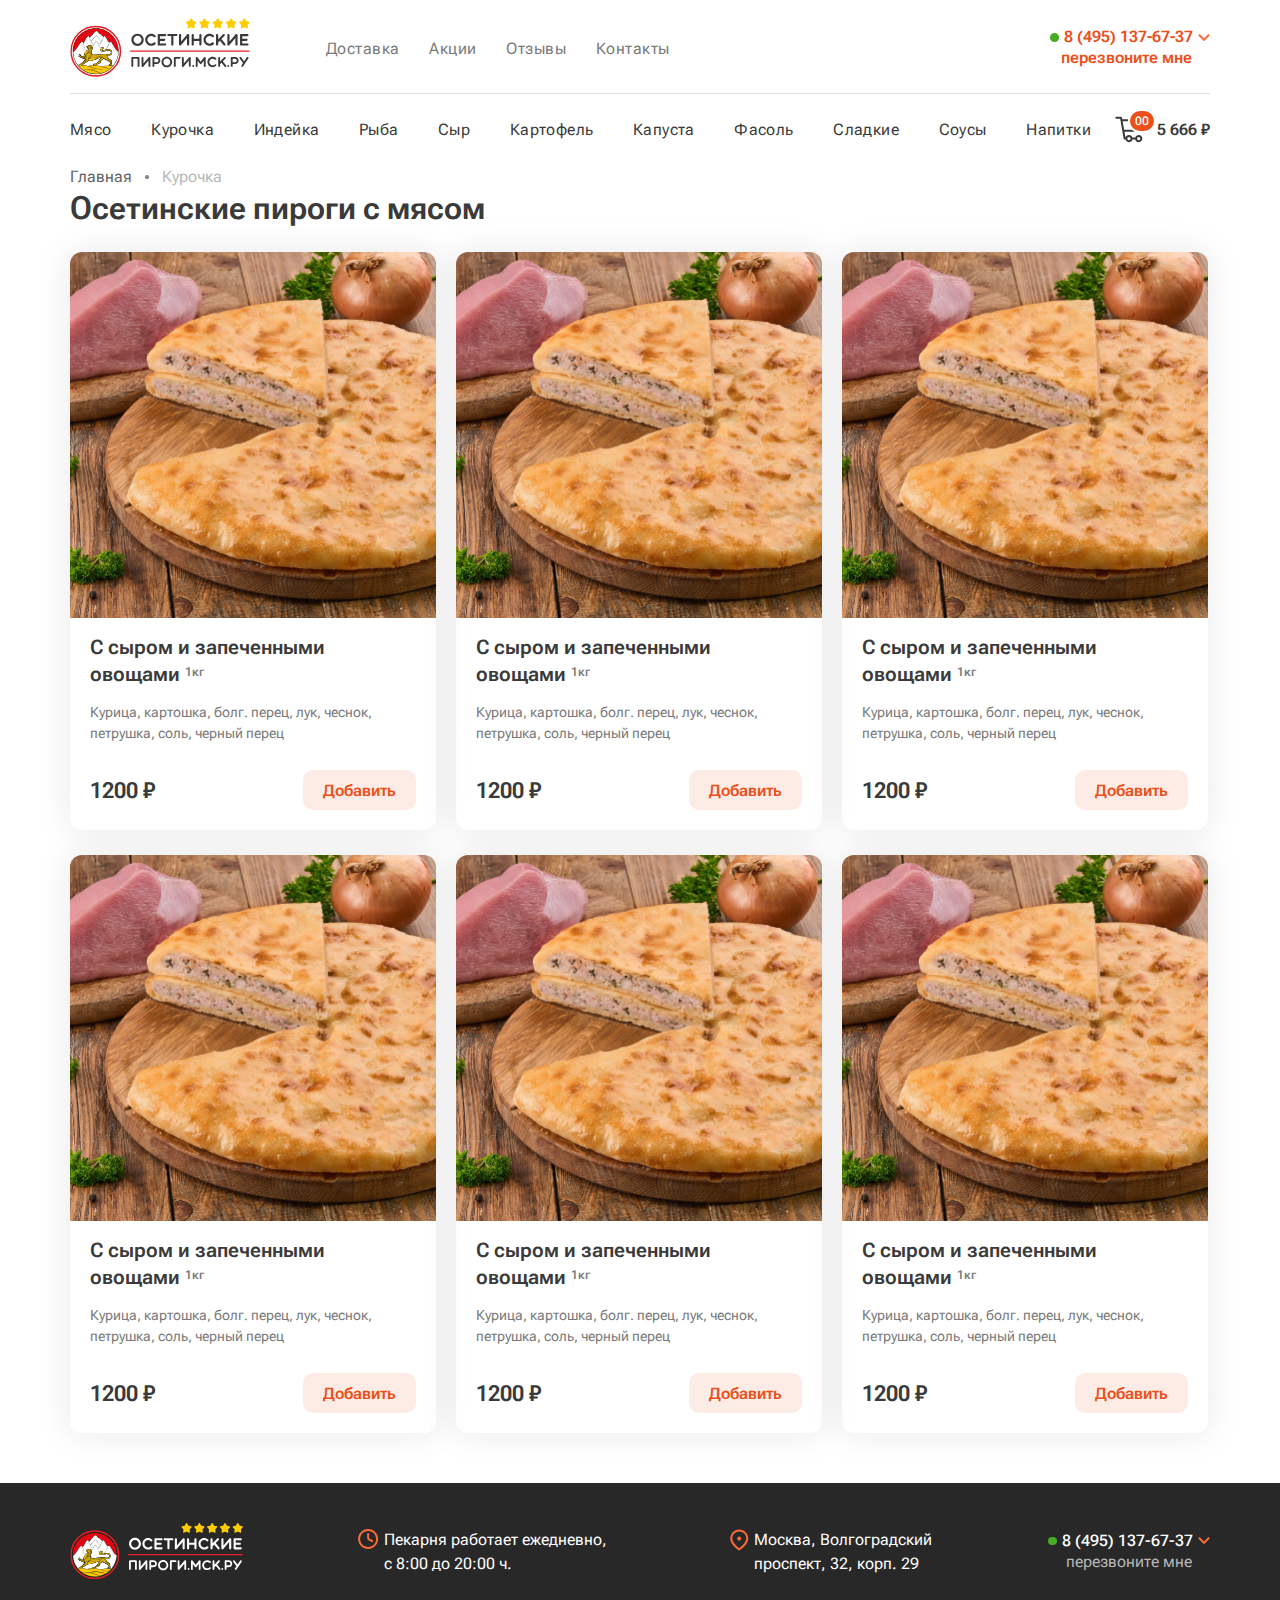
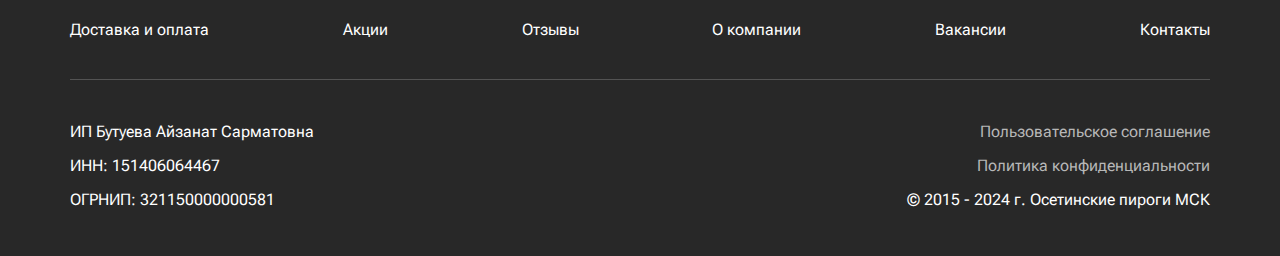
<file: category.html>
<!DOCTYPE html>
<html lang="en">
<head>
    <meta charset="UTF-8">
    <meta name="viewport" content="width=device-width, initial-scale=1.0">
    <title>Document</title>
    <link rel="stylesheet" href="assets/style.css">
    <link rel="preconnect" href="https://fonts.googleapis.com">
<link rel="preconnect" href="https://fonts.gstatic.com" crossorigin>
<link href="https://fonts.googleapis.com/css2?family=Roboto+Flex:opsz,wght@8..144,100..1000&display=swap" rel="stylesheet">
<link
  rel="stylesheet"
  href="https://cdn.jsdelivr.net/npm/swiper@11/swiper-bundle.min.css"
/>

<script src="https://cdn.jsdelivr.net/npm/swiper@11/swiper-bundle.min.js"></script>
</head>
<body>
    <header class="container">
        <div class="header-block">
            <div class="header-block__left">
                <a href="/" class="header-block__logo">
                    <img src="assets/images/logo.svg">                
                </a>
                <ul class="header-block__nav">
                    <li><a href="">Доставка</a></li>
                    <li><a href="">Акции</a></li>
                    <li><a href="">Отзывы</a></li>
                    <li><a href="">Контакты</a></li>
                </ul>
            </div>
            <div class="number-select">
                <div class="number-select__block">
                    <span></span>
                    <p>8 (495) 137-67-37</p>
                    <svg width="12" height="8" viewBox="0 0 12 8" fill="none" xmlns="http://www.w3.org/2000/svg">
                        <path fill-rule="evenodd" clip-rule="evenodd" d="M0.751262 0.58036C1.14583 0.193926 1.77896 0.200524 2.1654 0.595096L5.96022 4.46984L9.84237 0.587686C10.2329 0.197162 10.8661 0.197161 11.2566 0.587686C11.6471 0.97821 11.6471 1.61138 11.2566 2.0019L6.44556 6.81292C6.17018 7.08831 5.72298 7.08598 5.45048 6.80774L0.736525 1.9945C0.350091 1.59992 0.356689 0.966794 0.751262 0.58036Z" fill="#FC6A39"/>
                    </svg>                        
                </div>
                <p>перезвоните мне</p>
            </div>
        </div>
        <div class="header-menu">
            <ul class="header-menu__links">
                <li><a href="">Мясо</a></li>
                <li><a href="">Курочка</a></li>
                <li><a href="">Индейка</a></li>
                <li><a href="">Рыба</a></li>
                <li><a href="">Сыр</a></li>
                <li><a href="">Картофель</a></li>
                <li><a href="">Капуста</a></li>
                <li><a href="">Фасоль</a></li>
                <li><a href="">Сладкие</a></li>
                <li><a href="">Соусы</a></li>
                <li><a href="">Напитки</a></li>
            </ul>
            <a class="header-menu__cart">
                <svg width="32" height="27" viewBox="0 0 32 27" fill="none" xmlns="http://www.w3.org/2000/svg">
                    <path fill-rule="evenodd" clip-rule="evenodd" d="M1.44238 0.867188C0.890098 0.867188 0.442383 1.3149 0.442383 1.86719C0.442383 2.41947 0.890098 2.86719 1.44238 2.86719H5.19815L8.53838 22.1588C8.67449 22.9449 9.35654 23.519 10.1543 23.519H10.4927C10.9264 25.0276 12.3167 26.1312 13.9647 26.1312C15.647 26.1312 17.0606 24.9813 17.4625 23.4246H20.1994C20.6013 24.9813 22.015 26.1312 23.6972 26.1312C25.6922 26.1312 27.3095 24.514 27.3095 22.519C27.3095 20.524 25.6922 18.9067 23.6972 18.9067C22.0837 18.9067 20.7172 19.9646 20.2537 21.4246H17.4083C16.9447 19.9646 15.5782 18.9067 13.9647 18.9067C12.3166 18.9067 10.9263 20.0104 10.4926 21.519H10.4574L9.46433 15.7837H27.2931C28.0377 15.7837 28.6888 15.2821 28.8788 14.5622L31.3141 5.3339C31.5886 4.29374 30.8041 3.27545 29.7283 3.27545H7.49915C7.43165 3.27545 7.36571 3.28213 7.30196 3.29488L7.11713 2.22739C6.98102 1.4413 6.29897 0.867188 5.50117 0.867188H1.44238ZM7.64488 5.27544L9.11804 13.7837H27.0158L29.261 5.27544H7.64488ZM13.9647 24.1312C14.8551 24.1312 15.577 23.4094 15.577 22.519C15.577 21.6285 14.8551 20.9067 13.9647 20.9067C13.0743 20.9067 12.3525 21.6285 12.3525 22.519C12.3525 23.4094 13.0743 24.1312 13.9647 24.1312ZM25.3095 22.519C25.3095 23.4094 24.5876 24.1312 23.6972 24.1312C22.8068 24.1312 22.0849 23.4094 22.0849 22.519C22.0849 21.6285 22.8068 20.9067 23.6972 20.9067C24.5876 20.9067 25.3095 21.6285 25.3095 22.519Z" fill="#3A3A3A"/>
                </svg>
                <span>00</span>
                <p>5 666 ₽</p>
            </a>
        </div>
    </header>
    <ul class="breadcrumbs container">
        <li><a href="">Главная</a></li>
        <li class="active">Курочка</li>
    </ul>

    <section class="product-category__section container">
        <h4>Осетинские пироги с мясом</h4>
        <div class="product-list">
            <div class="product__elem">
                <div class="product__elem-img">
                    <img src="assets/images/с индейкой-ok 1.png">
                </div>
                <div class="product__elem-block">
                    <div class="title">
                        С сыром и запеченными овощами <span>1кг</span>
                    </div>
                    <p class="description">
                        Курица, картошка, болг. перец, лук, чеснок, петрушка, соль, черный перец
                    </p>
                    <div class="product__elem-info">
                        <p>1200 ₽</p>
                        <button class="add-cart__btn">Добавить</button>
                    </div>
                </div>
            </div>
            <div class="product__elem">
                <div class="product__elem-img">
                    <img src="assets/images/с индейкой-ok 1.png">
                </div>
                <div class="product__elem-block">
                    <div class="title">
                        С сыром и запеченными овощами <span>1кг</span>
                    </div>
                    <p class="description">
                        Курица, картошка, болг. перец, лук, чеснок, петрушка, соль, черный перец
                    </p>
                    <div class="product__elem-info">
                        <p>1200 ₽</p>
                        <button class="add-cart__btn">Добавить</button>
                    </div>
                </div>
            </div>
            <div class="product__elem">
                <div class="product__elem-img">
                    <img src="assets/images/с индейкой-ok 1.png">
                </div>
                <div class="product__elem-block">
                    <div class="title">
                        С сыром и запеченными овощами <span>1кг</span>
                    </div>
                    <p class="description">
                        Курица, картошка, болг. перец, лук, чеснок, петрушка, соль, черный перец
                    </p>
                    <div class="product__elem-info">
                        <p>1200 ₽</p>
                        <button class="add-cart__btn">Добавить</button>
                    </div>
                </div>
            </div>
            <div class="product__elem">
                <div class="product__elem-img">
                    <img src="assets/images/с индейкой-ok 1.png">
                </div>
                <div class="product__elem-block">
                    <div class="title">
                        С сыром и запеченными овощами <span>1кг</span>
                    </div>
                    <p class="description">
                        Курица, картошка, болг. перец, лук, чеснок, петрушка, соль, черный перец
                    </p>
                    <div class="product__elem-info">
                        <p>1200 ₽</p>
                        <button class="add-cart__btn">Добавить</button>
                    </div>
                </div>
            </div>
            <div class="product__elem">
                <div class="product__elem-img">
                    <img src="assets/images/с индейкой-ok 1.png">
                </div>
                <div class="product__elem-block">
                    <div class="title">
                        С сыром и запеченными овощами <span>1кг</span>
                    </div>
                    <p class="description">
                        Курица, картошка, болг. перец, лук, чеснок, петрушка, соль, черный перец
                    </p>
                    <div class="product__elem-info">
                        <p>1200 ₽</p>
                        <button class="add-cart__btn">Добавить</button>
                    </div>
                </div>
            </div>
            <div class="product__elem">
                <div class="product__elem-img">
                    <img src="assets/images/с индейкой-ok 1.png">
                </div>
                <div class="product__elem-block">
                    <div class="title">
                        С сыром и запеченными овощами <span>1кг</span>
                    </div>
                    <p class="description">
                        Курица, картошка, болг. перец, лук, чеснок, петрушка, соль, черный перец
                    </p>
                    <div class="product__elem-info">
                        <p>1200 ₽</p>
                        <button class="add-cart__btn">Добавить</button>
                    </div>
                </div>
            </div>
        </div>
    </section>

    <footer>
        <div class="footer-block container">
            <div class="footer-top">
                <a href="/" class="footer-logo">
                    <img src="assets/images/footer-logo.svg">                
                </a>
                <div class="footer-top__elem">
                    <svg width="21" height="20" viewBox="0 0 21 20" fill="none" xmlns="http://www.w3.org/2000/svg">
                        <path fill-rule="evenodd" clip-rule="evenodd" d="M10.1162 2C5.69793 2 2.11621 5.58172 2.11621 10C2.11621 14.4183 5.69793 18 10.1162 18C14.5345 18 18.1162 14.4183 18.1162 10C18.1162 5.58172 14.5345 2 10.1162 2ZM0.116211 10C0.116211 4.47715 4.59336 0 10.1162 0C15.6391 0 20.1162 4.47715 20.1162 10C20.1162 15.5228 15.6391 20 10.1162 20C4.59336 20 0.116211 15.5228 0.116211 10Z" fill="#FC6A39"/>
                        <path fill-rule="evenodd" clip-rule="evenodd" d="M10.1162 4C10.6685 4 11.1162 4.44772 11.1162 5V8.76397C11.1162 8.9497 11.168 9.1318 11.2656 9.28978C11.3633 9.44777 11.5031 9.57544 11.6692 9.65847L14.5634 11.1056C15.0574 11.3526 15.2576 11.9532 15.0106 12.4472C14.7636 12.9412 14.163 13.1414 13.669 12.8944L10.7752 11.4475C10.2768 11.1984 9.85745 10.8154 9.56447 10.3415C9.27145 9.8675 9.11623 9.32127 9.11621 8.76403V5C9.11621 4.44772 9.56393 4 10.1162 4Z" fill="#FC6A39"/>
                    </svg>
                    <p>Пекарня работает ежедневно, с 8:00 до 20:00 ч.</p>                    
                </div>
                <div class="footer-top__elem">
                    <svg width="19" height="22" viewBox="0 0 19 22" fill="none" xmlns="http://www.w3.org/2000/svg">
                        <path d="M9.23242 0.5C11.6194 0.5 13.9086 1.44821 15.5964 3.13604C17.2842 4.82387 18.2324 7.11305 18.2324 9.5C18.2324 13.226 15.3924 17.13 9.83242 21.3C9.65933 21.4298 9.44879 21.5 9.23242 21.5C9.01605 21.5 8.80552 21.4298 8.63242 21.3C3.07242 17.13 0.232422 13.226 0.232422 9.5C0.232422 7.11305 1.18063 4.82387 2.86846 3.13604C4.55629 1.44821 6.84547 0.5 9.23242 0.5ZM9.23242 2.5C7.37591 2.5 5.59543 3.2375 4.28267 4.55025C2.96992 5.86301 2.23242 7.64348 2.23242 9.5C2.23242 12.21 4.35042 15.336 8.68042 18.806L9.23242 19.242L9.78442 18.806C14.1144 15.336 16.2324 12.21 16.2324 9.5C16.2324 7.64348 15.4949 5.86301 14.1822 4.55025C12.8694 3.2375 11.0889 2.5 9.23242 2.5ZM9.23242 7.5C9.76285 7.5 10.2716 7.71071 10.6466 8.08579C11.0217 8.46086 11.2324 8.96957 11.2324 9.5C11.2324 10.0304 11.0217 10.5391 10.6466 10.9142C10.2716 11.2893 9.76285 11.5 9.23242 11.5C8.70199 11.5 8.19328 11.2893 7.81821 10.9142C7.44314 10.5391 7.23242 10.0304 7.23242 9.5C7.23242 8.96957 7.44314 8.46086 7.81821 8.08579C8.19328 7.71071 8.70199 7.5 9.23242 7.5Z" fill="#FC6A39"/>
                    </svg>                    
                    <p>Москва, Волгоградский проспект, 32, корп. 29</p>                    
                </div>
                <div class="number-select">
                    <div class="number-select__block">
                        <span></span>
                        <p>8 (495) 137-67-37</p>
                        <svg width="12" height="8" viewBox="0 0 12 8" fill="none" xmlns="http://www.w3.org/2000/svg">
                            <path fill-rule="evenodd" clip-rule="evenodd" d="M0.751262 0.58036C1.14583 0.193926 1.77896 0.200524 2.1654 0.595096L5.96022 4.46984L9.84237 0.587686C10.2329 0.197162 10.8661 0.197161 11.2566 0.587686C11.6471 0.97821 11.6471 1.61138 11.2566 2.0019L6.44556 6.81292C6.17018 7.08831 5.72298 7.08598 5.45048 6.80774L0.736525 1.9945C0.350091 1.59992 0.356689 0.966794 0.751262 0.58036Z" fill="#FC6A39"/>
                        </svg>                        
                    </div>
                    <p>перезвоните мне</p>
                </div>
            </div>
            <div class="footer-center">
                <a href="">Доставка и оплата</a>
                <a href="">Акции</a>
                <a href="">Отзывы</a>
                <a href="">О компании</a>
                <a href="">Вакансии</a>
                <a href="">Контакты</a>
            </div>
            <hr>
            <div class="footer-bottom">
                <div class="footer-bottom__left">
                    <p>ИП Бутуева Айзанат Сарматовна</p>
                    <p>ИНН: 151406064467</p>
                    <p>ОГРНИП: 321150000000581</p>
                </div>
                <div class="footer-bottom__right">
                    <a href="">Пользовательское соглашение</a>
                    <a href="">Политика конфиденциальности</a>
                    <p>© 2015 - 2024 г. Осетинские пироги МСК</p>
                </div>
            </div>
        </div>
        <div class="arrow-top">
            <svg width="12" height="7" viewBox="0 0 12 7" fill="none" xmlns="http://www.w3.org/2000/svg">
                <path fill-rule="evenodd" clip-rule="evenodd" d="M10.9019 6.45544C10.5138 6.83557 9.89095 6.82908 9.51082 6.44094L5.77786 2.62936L1.95899 6.44823C1.57483 6.83239 0.951984 6.83239 0.567826 6.44823C0.183668 6.06408 0.183668 5.44123 0.567826 5.05707L5.30042 0.324476C5.57132 0.0535815 6.01123 0.0558738 6.27928 0.329576L10.9164 5.06436C11.2965 5.4525 11.29 6.07531 10.9019 6.45544Z" fill="#7A7A7A"/>
            </svg>                
        </div>
    </footer>
</body>
<script src="assets/script.js"></script>
</html>
</file>
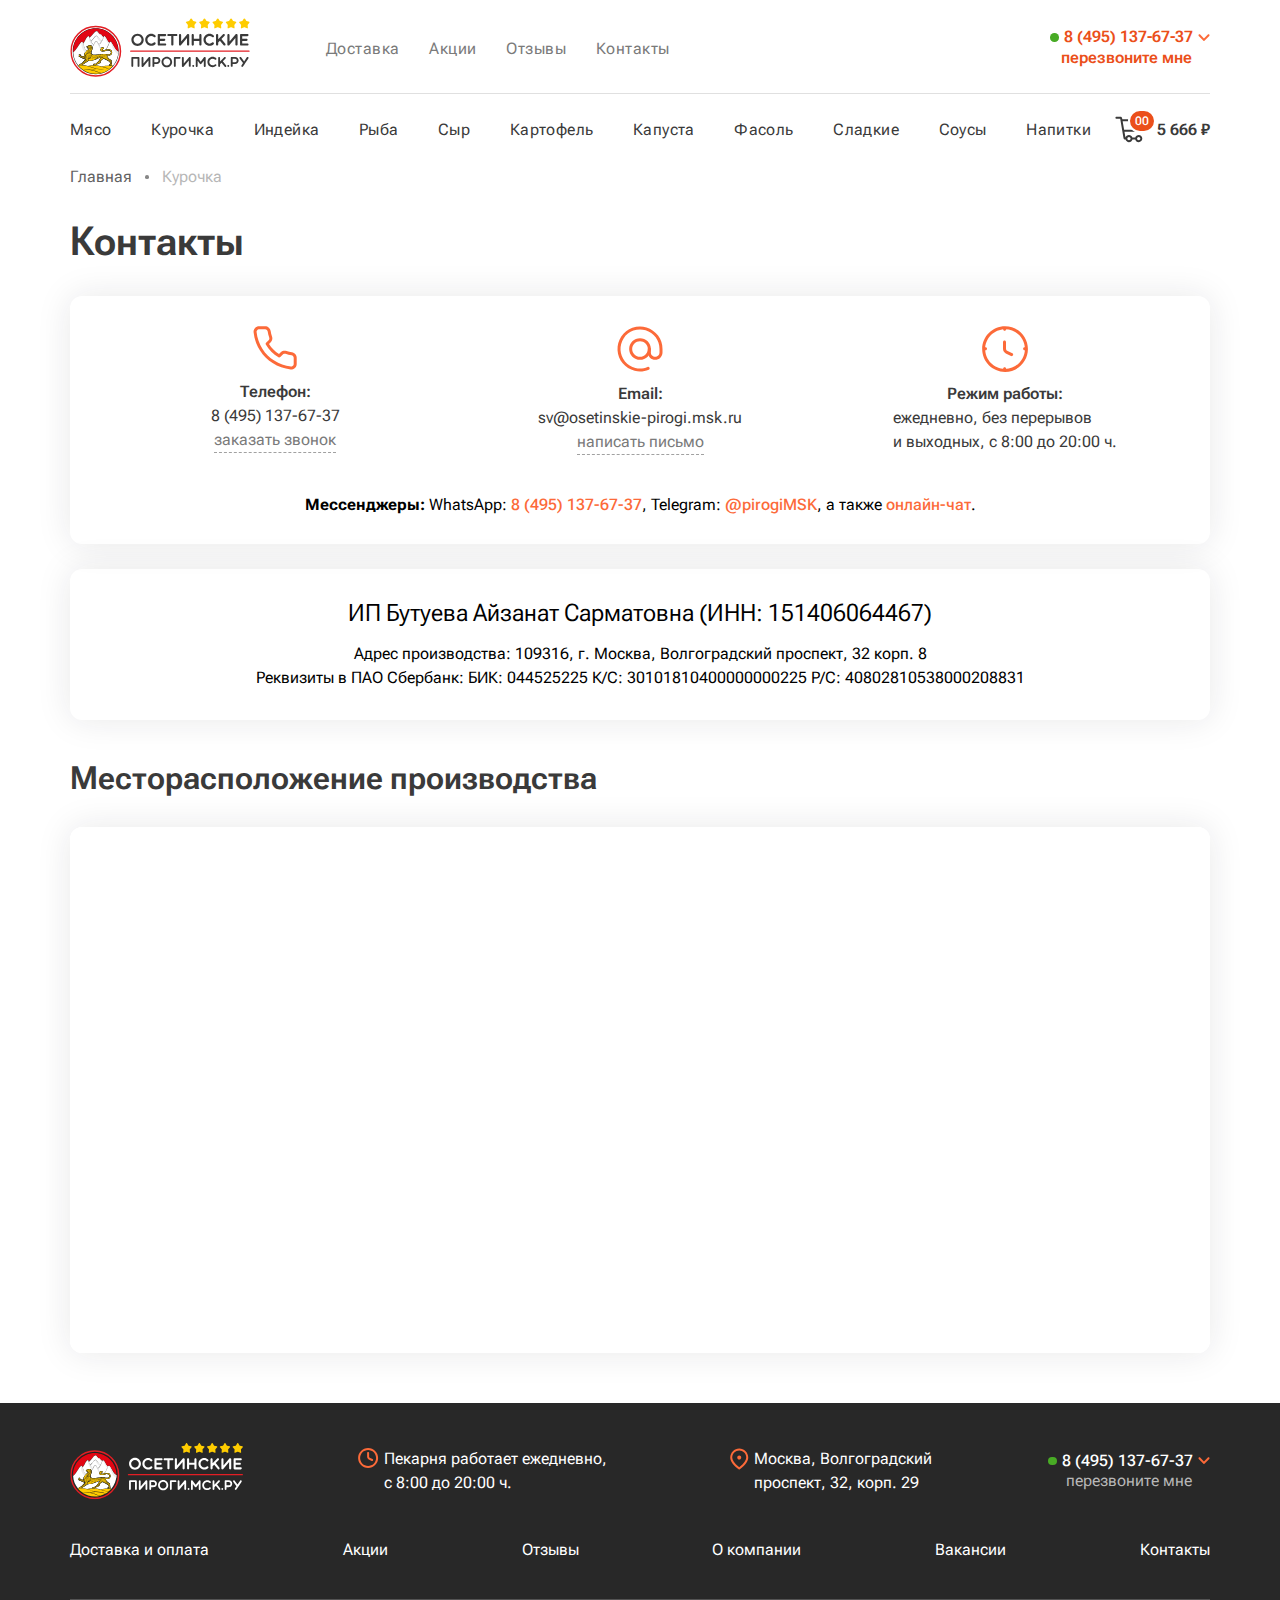
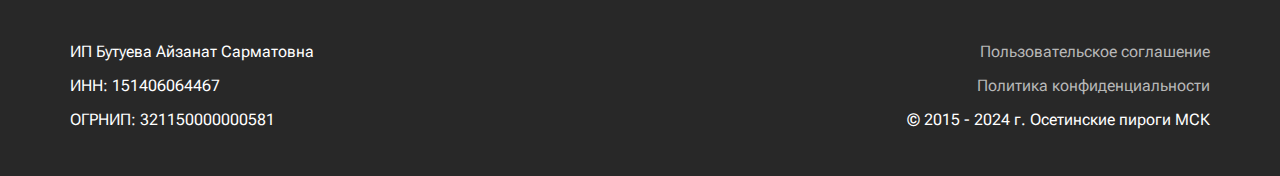
<file: contacts.html>
<!DOCTYPE html>
<html lang="en">
<head>
    <meta charset="UTF-8">
    <meta name="viewport" content="width=device-width, initial-scale=1.0">
    <title>Document</title>
    <link rel="stylesheet" href="assets/style.css">
    <link rel="preconnect" href="https://fonts.googleapis.com">
<link rel="preconnect" href="https://fonts.gstatic.com" crossorigin>
<link href="https://fonts.googleapis.com/css2?family=Roboto+Flex:opsz,wght@8..144,100..1000&display=swap" rel="stylesheet">
<link
  rel="stylesheet"
  href="https://cdn.jsdelivr.net/npm/swiper@11/swiper-bundle.min.css"
/>

<script src="https://cdn.jsdelivr.net/npm/swiper@11/swiper-bundle.min.js"></script>
</head>
<body>
    <header class="container">
        <div class="header-block">
            <div class="header-block__left">
                <a href="/" class="header-block__logo">
                    <img src="assets/images/logo.svg">                
                </a>
                <ul class="header-block__nav">
                    <li><a href="">Доставка</a></li>
                    <li><a href="">Акции</a></li>
                    <li><a href="">Отзывы</a></li>
                    <li><a href="">Контакты</a></li>
                </ul>
            </div>
            <div class="number-select">
                <div class="number-select__block">
                    <span></span>
                    <p>8 (495) 137-67-37</p>
                    <svg width="12" height="8" viewBox="0 0 12 8" fill="none" xmlns="http://www.w3.org/2000/svg">
                        <path fill-rule="evenodd" clip-rule="evenodd" d="M0.751262 0.58036C1.14583 0.193926 1.77896 0.200524 2.1654 0.595096L5.96022 4.46984L9.84237 0.587686C10.2329 0.197162 10.8661 0.197161 11.2566 0.587686C11.6471 0.97821 11.6471 1.61138 11.2566 2.0019L6.44556 6.81292C6.17018 7.08831 5.72298 7.08598 5.45048 6.80774L0.736525 1.9945C0.350091 1.59992 0.356689 0.966794 0.751262 0.58036Z" fill="#FC6A39"/>
                    </svg>                        
                </div>
                <p>перезвоните мне</p>
            </div>
        </div>
        <div class="header-menu">
            <ul class="header-menu__links">
                <li><a href="">Мясо</a></li>
                <li><a href="">Курочка</a></li>
                <li><a href="">Индейка</a></li>
                <li><a href="">Рыба</a></li>
                <li><a href="">Сыр</a></li>
                <li><a href="">Картофель</a></li>
                <li><a href="">Капуста</a></li>
                <li><a href="">Фасоль</a></li>
                <li><a href="">Сладкие</a></li>
                <li><a href="">Соусы</a></li>
                <li><a href="">Напитки</a></li>
            </ul>
            <a class="header-menu__cart">
                <svg width="32" height="27" viewBox="0 0 32 27" fill="none" xmlns="http://www.w3.org/2000/svg">
                    <path fill-rule="evenodd" clip-rule="evenodd" d="M1.44238 0.867188C0.890098 0.867188 0.442383 1.3149 0.442383 1.86719C0.442383 2.41947 0.890098 2.86719 1.44238 2.86719H5.19815L8.53838 22.1588C8.67449 22.9449 9.35654 23.519 10.1543 23.519H10.4927C10.9264 25.0276 12.3167 26.1312 13.9647 26.1312C15.647 26.1312 17.0606 24.9813 17.4625 23.4246H20.1994C20.6013 24.9813 22.015 26.1312 23.6972 26.1312C25.6922 26.1312 27.3095 24.514 27.3095 22.519C27.3095 20.524 25.6922 18.9067 23.6972 18.9067C22.0837 18.9067 20.7172 19.9646 20.2537 21.4246H17.4083C16.9447 19.9646 15.5782 18.9067 13.9647 18.9067C12.3166 18.9067 10.9263 20.0104 10.4926 21.519H10.4574L9.46433 15.7837H27.2931C28.0377 15.7837 28.6888 15.2821 28.8788 14.5622L31.3141 5.3339C31.5886 4.29374 30.8041 3.27545 29.7283 3.27545H7.49915C7.43165 3.27545 7.36571 3.28213 7.30196 3.29488L7.11713 2.22739C6.98102 1.4413 6.29897 0.867188 5.50117 0.867188H1.44238ZM7.64488 5.27544L9.11804 13.7837H27.0158L29.261 5.27544H7.64488ZM13.9647 24.1312C14.8551 24.1312 15.577 23.4094 15.577 22.519C15.577 21.6285 14.8551 20.9067 13.9647 20.9067C13.0743 20.9067 12.3525 21.6285 12.3525 22.519C12.3525 23.4094 13.0743 24.1312 13.9647 24.1312ZM25.3095 22.519C25.3095 23.4094 24.5876 24.1312 23.6972 24.1312C22.8068 24.1312 22.0849 23.4094 22.0849 22.519C22.0849 21.6285 22.8068 20.9067 23.6972 20.9067C24.5876 20.9067 25.3095 21.6285 25.3095 22.519Z" fill="#3A3A3A"/>
                </svg>
                <span>00</span>
                <p>5 666 ₽</p>
            </a>
        </div>
    </header>
    <ul class="breadcrumbs container">
        <li><a href="">Главная</a></li>
        <li class="active">Курочка</li>
    </ul>

    <section class="contacts container">
        <h4>Контакты</h4>
        <div class="contacts-block">
            <div class="contacts-block__cards">
                <div class="contacts-block__card">
                    <svg width="44" height="44" viewBox="0 0 44 44" fill="none" xmlns="http://www.w3.org/2000/svg">
                        <path fill-rule="evenodd" clip-rule="evenodd" d="M13.8417 3.92001C13.375 3.51866 12.7783 3.30071 12.1628 3.30676L12.1481 3.30684H6.09412C5.74216 3.30725 5.39415 3.3809 5.0722 3.5231C4.75008 3.66539 4.46111 3.87318 4.2237 4.13326C3.98629 4.39334 3.80563 4.70001 3.69323 5.03373C3.58196 5.36411 3.53999 5.71385 3.56991 6.0611C4.20981 12.0605 6.25217 17.8253 9.53201 22.8896L9.53906 22.9005C12.5197 27.5911 16.4964 31.5679 21.187 34.5485L21.1986 34.5559C26.2394 37.8239 31.9755 39.8658 37.9473 40.5178C38.2951 40.5475 38.6454 40.5052 38.9761 40.3933C39.3107 40.2802 39.618 40.0984 39.8783 39.8596C40.1385 39.6208 40.3461 39.3303 40.4876 39.0066C40.6291 38.683 40.7014 38.3334 40.7 37.9802L40.7 37.9741V31.9193C40.7 31.9069 40.7001 31.8945 40.7004 31.8821C40.7159 31.2601 40.5022 30.6541 40.1 30.1795C39.6991 29.7063 39.1387 29.3965 38.525 29.3084C36.4774 29.0385 34.4671 28.5373 32.5323 27.8146L32.5295 27.8135C32.0755 27.6429 31.5822 27.606 31.1079 27.7071C30.6349 27.808 30.2007 28.042 29.8563 28.3814L29.8534 28.3842L27.2962 30.9415C26.8187 31.419 26.0811 31.5186 25.4941 31.1848C20.2066 28.1782 15.8286 23.8002 12.822 18.5127C12.4882 17.9257 12.5878 17.1881 13.0653 16.7106L15.6253 14.1507C15.9648 13.8063 16.1988 13.372 16.2997 12.8989C16.4009 12.4246 16.3639 11.9313 16.1933 11.4774L16.1922 11.4745C15.4695 9.53979 14.9684 7.52943 14.6984 5.4819C14.6111 4.87488 14.3068 4.31998 13.8417 3.92001ZM12.1413 0.306836C13.4819 0.29557 14.7812 0.771159 15.7978 1.64545C16.8164 2.52148 17.4818 3.73802 17.6698 5.06832L17.6718 5.08264C17.9118 6.90792 18.3583 8.70006 19.0025 10.4247L17.5974 10.9496L19.0014 10.4218C19.3739 11.4126 19.4545 12.4894 19.2337 13.5247C19.0129 14.5599 18.5 15.5101 17.7557 16.2628L17.7498 16.2688L16.0104 18.0082C18.5207 22.0665 21.9403 25.4861 25.9986 27.9964L27.744 26.2511C28.4966 25.5068 29.4469 24.9939 30.4821 24.7731C31.5168 24.5524 32.593 24.6328 33.5834 25.0048C35.3076 25.6487 37.0993 26.095 38.9242 26.335L38.9381 26.3369C40.2828 26.5266 41.5109 27.204 42.3888 28.2401C43.2624 29.2711 43.7286 30.5859 43.7 31.9364V37.971C43.7027 38.741 43.5448 39.503 43.2363 40.2085C42.9274 40.9149 42.4744 41.549 41.9063 42.0702C41.3382 42.5914 40.6675 42.9882 39.9372 43.2352C39.2069 43.4822 38.433 43.5739 37.6651 43.5045L37.638 43.5018C31.1967 42.8011 25.0094 40.6007 19.5723 37.0769C14.5143 33.8616 10.2257 29.573 7.01047 24.515C3.47429 19.0531 1.27323 12.8355 0.585335 6.36523L0.583016 6.34165C0.513839 5.57613 0.604816 4.8046 0.850154 4.07617C1.09549 3.34774 1.48982 2.67838 2.00802 2.1107C2.52623 1.54301 3.15696 1.08945 3.86006 0.778887C4.56316 0.468322 5.32322 0.307561 6.09186 0.306837L12.1413 0.306836Z" fill="#FC6A39"/>
                    </svg>      
                    <div><h6>Телефон:</h6>  
                        <p>8 (495) 137-67-37</p>   
                        <span>заказать звонок</span>  </div>           
                </div>
                <div class="contacts-block__card">
                    <svg width="46" height="46" viewBox="0 0 46 46" fill="none" xmlns="http://www.w3.org/2000/svg">
                        <path fill-rule="evenodd" clip-rule="evenodd" d="M15.3397 15.3393C17.3713 13.3077 20.1268 12.1663 23 12.1663C25.8732 12.1663 28.6287 13.3077 30.6603 15.3393C32.692 17.371 33.8333 20.1265 33.8333 22.9996C33.8333 25.8728 32.692 28.6283 30.6603 30.66C28.6287 32.6916 25.8732 33.833 23 33.833C20.1268 33.833 17.3713 32.6916 15.3397 30.66C13.308 28.6283 12.1667 25.8728 12.1667 22.9996C12.1667 20.1265 13.308 17.371 15.3397 15.3393ZM23 15.1663C20.9225 15.1663 18.93 15.9916 17.461 17.4606C15.992 18.9297 15.1667 20.9221 15.1667 22.9996C15.1667 25.0772 15.992 27.0696 17.461 28.5386C18.93 30.0077 20.9225 30.833 23 30.833C25.0775 30.833 27.07 30.0077 28.539 28.5386C30.008 27.0696 30.8333 25.0772 30.8333 22.9996C30.8333 20.9221 30.008 18.9297 28.539 17.4606C27.07 15.9916 25.0775 15.1663 23 15.1663Z" fill="#FC6A39"/>
                        <path fill-rule="evenodd" clip-rule="evenodd" d="M15.3836 1.80098C19.9329 0.164377 24.8884 0.0366866 29.516 1.43682C34.1435 2.83695 38.197 5.69043 41.076 9.57455C43.9549 13.4587 45.5062 18.1668 45.5 23.0016V26.4996C45.5 28.4446 44.7274 30.3098 43.3521 31.6851C41.9768 33.0604 40.1116 33.833 38.1667 33.833C36.2217 33.833 34.3565 33.0604 32.9812 31.6851C31.6059 30.3098 30.8333 28.4446 30.8333 26.4996L30.8333 22.9996C30.8333 22.1712 31.5049 21.4996 32.3333 21.4996C33.1618 21.4996 33.8333 22.1712 33.8333 22.9996V26.4996C33.8333 27.6489 34.2899 28.7511 35.1025 29.5638C35.9152 30.3764 37.0174 30.833 38.1667 30.833C39.3159 30.833 40.4181 30.3764 41.2308 29.5638C42.0434 28.7511 42.5 27.6489 42.5 26.4996V22.9996L42.5 22.9977C42.5054 18.8076 41.1609 14.7272 38.6659 11.361C36.1708 7.99473 32.6577 5.52171 28.6472 4.30826C24.6366 3.09482 20.3419 3.20548 16.3991 4.62387C12.4564 6.04225 9.07536 8.69291 6.75695 12.1832C4.43853 15.6735 3.30602 19.8177 3.5272 24.0019C3.74837 28.1862 5.31145 32.188 7.9849 35.4144C10.6583 38.6408 14.2999 40.9202 18.3702 41.9151C22.4405 42.9099 26.723 42.5672 30.5833 40.9377C31.3465 40.6156 32.2264 40.9731 32.5486 41.7363C32.8708 42.4995 32.5132 43.3794 31.75 43.7016C27.2958 45.5817 22.3545 45.9772 17.658 44.8293C12.9615 43.6814 8.75963 41.0513 5.67488 37.3285C2.59014 33.6057 0.786577 28.9883 0.531378 24.1603C0.27618 19.3323 1.58292 14.5505 4.25801 10.5233C6.93311 6.49603 10.8343 3.43757 15.3836 1.80098Z" fill="#FC6A39"/>
                    </svg>                             
                    <div><h6>Email:</h6>  
                    <p>sv@osetinskie-pirogi.msk.ru</p>   
                    <span>написать письмо</span>  </div>           
                </div>
                <div class="contacts-block__card">
                    <svg width="46" height="46" viewBox="0 0 46 46" fill="none" xmlns="http://www.w3.org/2000/svg">
                        <path fill-rule="evenodd" clip-rule="evenodd" d="M23.0474 3.1543C12.0707 3.1543 3.17236 12.0526 3.17236 23.0293C3.17236 34.006 12.0707 42.9043 23.0474 42.9043C34.024 42.9043 42.9224 34.006 42.9224 23.0293C42.9224 12.0526 34.024 3.1543 23.0474 3.1543ZM0.172363 23.0293C0.172363 10.3958 10.4138 0.154297 23.0474 0.154297C35.6809 0.154297 45.9224 10.3958 45.9224 23.0293C45.9224 35.6628 35.6809 45.9043 23.0474 45.9043C10.4138 45.9043 0.172363 35.6628 0.172363 23.0293Z" fill="#FC6A39"/>
                        <path fill-rule="evenodd" clip-rule="evenodd" d="M22.5005 14.5835C23.3289 14.5835 24.0005 15.2551 24.0005 16.0835V22.8485C24.0005 23.2375 24.1089 23.6189 24.3135 23.9498C24.5181 24.2808 24.8108 24.5482 25.1588 24.7221L30.3605 27.3229C31.1015 27.6934 31.4018 28.5944 31.0313 29.3354C30.6608 30.0764 29.7598 30.3767 29.0188 30.0062L23.8178 27.4057C22.9714 26.9827 22.2593 26.3322 21.7617 25.5274C21.2641 24.7225 21.0005 23.7949 21.0005 22.8486V16.0835C21.0005 15.2551 21.6721 14.5835 22.5005 14.5835Z" fill="#FC6A39"/>
                        <path fill-rule="evenodd" clip-rule="evenodd" d="M44.9834 22.7044C44.9834 21.8759 44.3118 21.2044 43.4834 21.2044H42.5977C41.7692 21.2044 41.0977 21.8759 41.0977 22.7044C41.0977 23.5328 41.7692 24.2044 42.5977 24.2044H43.4834C44.3118 24.2044 44.9834 23.5328 44.9834 22.7044Z" fill="#FC6A39"/>
                        <path fill-rule="evenodd" clip-rule="evenodd" d="M5.0293 22.7043C5.0293 21.8759 4.35772 21.2043 3.5293 21.2043H3.17126C2.34283 21.2043 1.67126 21.8759 1.67126 22.7043C1.67126 23.5328 2.34283 24.2043 3.17126 24.2043H3.5293C4.35772 24.2043 5.0293 23.5328 5.0293 22.7043Z" fill="#FC6A39"/>
                        <path fill-rule="evenodd" clip-rule="evenodd" d="M22.6121 1.6543C21.7837 1.6543 21.1121 2.32587 21.1121 3.1543V3.31299C21.1121 4.14142 21.7837 4.81299 22.6121 4.81299C23.4405 4.81299 24.1121 4.14142 24.1121 3.31299V3.1543C24.1121 2.32587 23.4405 1.6543 22.6121 1.6543Z" fill="#FC6A39"/>
                        <path fill-rule="evenodd" clip-rule="evenodd" d="M22.6121 41.2583C21.7837 41.2583 21.1121 41.9299 21.1121 42.7583V43.4662C21.1121 44.2946 21.7837 44.9662 22.6121 44.9662C23.4405 44.9662 24.1121 44.2946 24.1121 43.4662V42.7583C24.1121 41.9299 23.4405 41.2583 22.6121 41.2583Z" fill="#FC6A39"/>
                    </svg>                            
                    <div><h6>Режим работы:</h6>  
                    <p>ежедневно, без перерывов<br>
                        и выходных, с 8:00 до 20:00 ч.</p>    </div>
                </div>
            </div>
            <svg class="mobile" width="290" height="1" viewBox="0 0 290 1" fill="none" xmlns="http://www.w3.org/2000/svg">
                <line y1="0.5" x2="290" y2="0.5" stroke="#A1A1A1" stroke-dasharray="2 5"/>
            </svg>
                
            <div class="contacts-block__messsengers">
                <strong>Мессенджеры:</strong><br class="mobile"> WhatsApp: <span>8 (495) 137-67-37</span>,<br class="mobile"> Telegram: <span>@pirogiMSK</span>,<br class="mobile"> а также <span>онлайн-чат</span>. 
            </div>
        </div>
        <div class="contacts-info">
            <h6>ИП Бутуева Айзанат Сарматовна (ИНН: 151406064467)</h6>
            <p>Адрес производства: 109316, г. Москва, Волгоградский проспект, 32 корп. 8</p>
            <p>Реквизиты в ПАО Сбербанк:  <br class="mobile">БИК: 044525225    <br class="mobile">К/С: 30101810400000000225    <br class="mobile">Р/С: 40802810538000208831</p>
        </div>
        <div class="contacts-maps">
            <h4>Месторасположение производства</h4>
            <div class="contacts-maps__block">
                <iframe src="https://yandex.ru/map-widget/v1/?ll=37.689824%2C55.723475&mode=search&ol=geo&ouri=ymapsbm1%3A%2F%2Fgeo%3Fdata%3DCgg1NjY4OTQwNBJO0KDQvtGB0YHQuNGPLCDQnNC-0YHQutCy0LAsINCS0L7Qu9Cz0L7Qs9GA0LDQtNGB0LrQuNC5INC_0YDQvtGB0L_QtdC60YIsIDMy0Lo4IgoNYcIWQhXX5F5C&z=17.11" width="100%" height="500" frameborder="1" allowfullscreen="true" style="position:relative;"></iframe>
            </div>
        </div>
    </section>

    <footer>
        <div class="footer-block container">
            <div class="footer-top">
                <a href="/" class="footer-logo">
                    <img src="assets/images/footer-logo.svg">                
                </a>
                <div class="footer-top__elem">
                    <svg width="21" height="20" viewBox="0 0 21 20" fill="none" xmlns="http://www.w3.org/2000/svg">
                        <path fill-rule="evenodd" clip-rule="evenodd" d="M10.1162 2C5.69793 2 2.11621 5.58172 2.11621 10C2.11621 14.4183 5.69793 18 10.1162 18C14.5345 18 18.1162 14.4183 18.1162 10C18.1162 5.58172 14.5345 2 10.1162 2ZM0.116211 10C0.116211 4.47715 4.59336 0 10.1162 0C15.6391 0 20.1162 4.47715 20.1162 10C20.1162 15.5228 15.6391 20 10.1162 20C4.59336 20 0.116211 15.5228 0.116211 10Z" fill="#FC6A39"/>
                        <path fill-rule="evenodd" clip-rule="evenodd" d="M10.1162 4C10.6685 4 11.1162 4.44772 11.1162 5V8.76397C11.1162 8.9497 11.168 9.1318 11.2656 9.28978C11.3633 9.44777 11.5031 9.57544 11.6692 9.65847L14.5634 11.1056C15.0574 11.3526 15.2576 11.9532 15.0106 12.4472C14.7636 12.9412 14.163 13.1414 13.669 12.8944L10.7752 11.4475C10.2768 11.1984 9.85745 10.8154 9.56447 10.3415C9.27145 9.8675 9.11623 9.32127 9.11621 8.76403V5C9.11621 4.44772 9.56393 4 10.1162 4Z" fill="#FC6A39"/>
                    </svg>
                    <p>Пекарня работает ежедневно, с 8:00 до 20:00 ч.</p>                    
                </div>
                <div class="footer-top__elem">
                    <svg width="19" height="22" viewBox="0 0 19 22" fill="none" xmlns="http://www.w3.org/2000/svg">
                        <path d="M9.23242 0.5C11.6194 0.5 13.9086 1.44821 15.5964 3.13604C17.2842 4.82387 18.2324 7.11305 18.2324 9.5C18.2324 13.226 15.3924 17.13 9.83242 21.3C9.65933 21.4298 9.44879 21.5 9.23242 21.5C9.01605 21.5 8.80552 21.4298 8.63242 21.3C3.07242 17.13 0.232422 13.226 0.232422 9.5C0.232422 7.11305 1.18063 4.82387 2.86846 3.13604C4.55629 1.44821 6.84547 0.5 9.23242 0.5ZM9.23242 2.5C7.37591 2.5 5.59543 3.2375 4.28267 4.55025C2.96992 5.86301 2.23242 7.64348 2.23242 9.5C2.23242 12.21 4.35042 15.336 8.68042 18.806L9.23242 19.242L9.78442 18.806C14.1144 15.336 16.2324 12.21 16.2324 9.5C16.2324 7.64348 15.4949 5.86301 14.1822 4.55025C12.8694 3.2375 11.0889 2.5 9.23242 2.5ZM9.23242 7.5C9.76285 7.5 10.2716 7.71071 10.6466 8.08579C11.0217 8.46086 11.2324 8.96957 11.2324 9.5C11.2324 10.0304 11.0217 10.5391 10.6466 10.9142C10.2716 11.2893 9.76285 11.5 9.23242 11.5C8.70199 11.5 8.19328 11.2893 7.81821 10.9142C7.44314 10.5391 7.23242 10.0304 7.23242 9.5C7.23242 8.96957 7.44314 8.46086 7.81821 8.08579C8.19328 7.71071 8.70199 7.5 9.23242 7.5Z" fill="#FC6A39"/>
                    </svg>                    
                    <p>Москва, Волгоградский проспект, 32, корп. 29</p>                    
                </div>
                <div class="number-select">
                    <div class="number-select__block">
                        <span></span>
                        <p>8 (495) 137-67-37</p>
                        <svg width="12" height="8" viewBox="0 0 12 8" fill="none" xmlns="http://www.w3.org/2000/svg">
                            <path fill-rule="evenodd" clip-rule="evenodd" d="M0.751262 0.58036C1.14583 0.193926 1.77896 0.200524 2.1654 0.595096L5.96022 4.46984L9.84237 0.587686C10.2329 0.197162 10.8661 0.197161 11.2566 0.587686C11.6471 0.97821 11.6471 1.61138 11.2566 2.0019L6.44556 6.81292C6.17018 7.08831 5.72298 7.08598 5.45048 6.80774L0.736525 1.9945C0.350091 1.59992 0.356689 0.966794 0.751262 0.58036Z" fill="#FC6A39"/>
                        </svg>                        
                    </div>
                    <p>перезвоните мне</p>
                </div>
            </div>
            <div class="footer-center">
                <a href="">Доставка и оплата</a>
                <a href="">Акции</a>
                <a href="">Отзывы</a>
                <a href="">О компании</a>
                <a href="">Вакансии</a>
                <a href="">Контакты</a>
            </div>
            <hr>
            <div class="footer-bottom">
                <div class="footer-bottom__left">
                    <p>ИП Бутуева Айзанат Сарматовна</p>
                    <p>ИНН: 151406064467</p>
                    <p>ОГРНИП: 321150000000581</p>
                </div>
                <div class="footer-bottom__right">
                    <a href="">Пользовательское соглашение</a>
                    <a href="">Политика конфиденциальности</a>
                    <p>© 2015 - 2024 г. Осетинские пироги МСК</p>
                </div>
            </div>
        </div>
        <div class="arrow-top">
            <svg width="12" height="7" viewBox="0 0 12 7" fill="none" xmlns="http://www.w3.org/2000/svg">
                <path fill-rule="evenodd" clip-rule="evenodd" d="M10.9019 6.45544C10.5138 6.83557 9.89095 6.82908 9.51082 6.44094L5.77786 2.62936L1.95899 6.44823C1.57483 6.83239 0.951984 6.83239 0.567826 6.44823C0.183668 6.06408 0.183668 5.44123 0.567826 5.05707L5.30042 0.324476C5.57132 0.0535815 6.01123 0.0558738 6.27928 0.329576L10.9164 5.06436C11.2965 5.4525 11.29 6.07531 10.9019 6.45544Z" fill="#7A7A7A"/>
            </svg>                
        </div>
    </footer>
</body>
<script src="assets/script.js"></script>
</html>
</file>
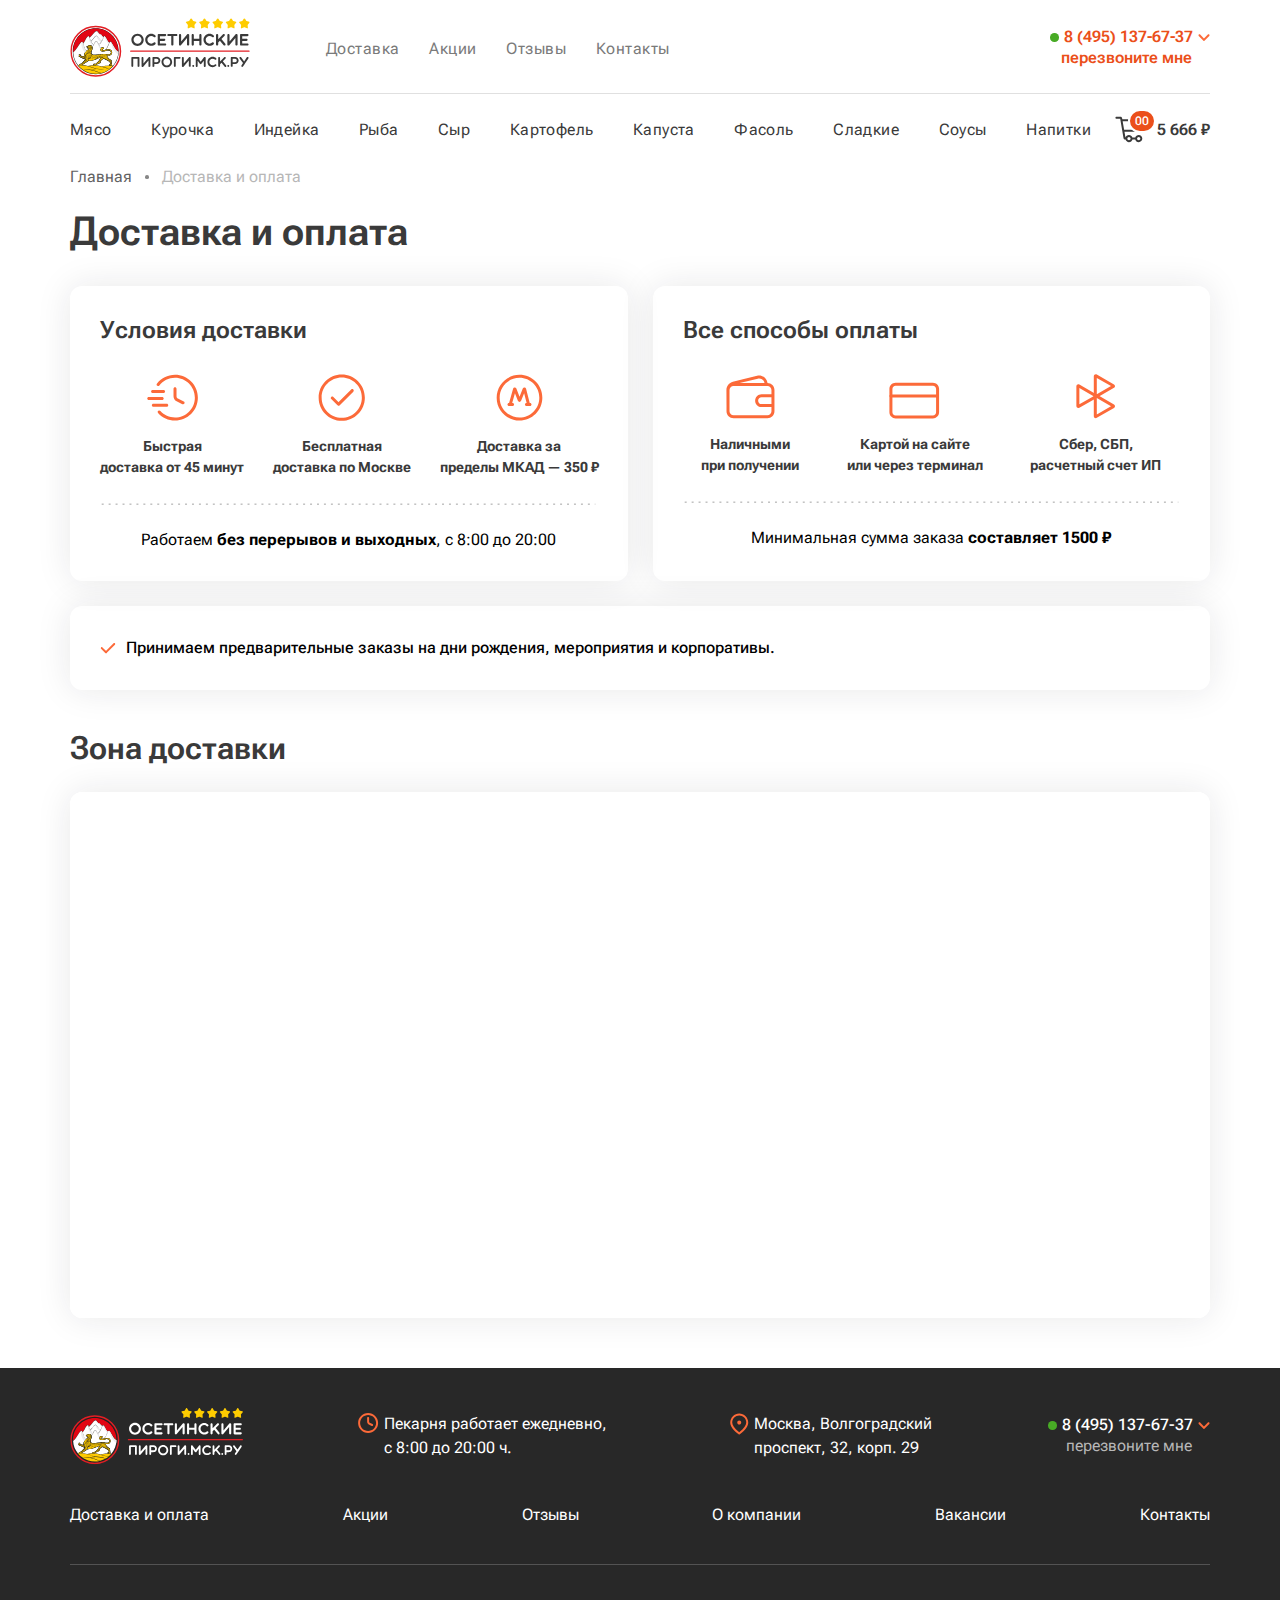
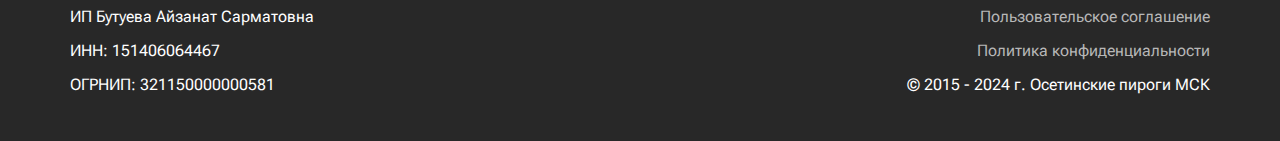
<file: delivery.html>
<!DOCTYPE html>
<html lang="en">
<head>
    <meta charset="UTF-8">
    <meta name="viewport" content="width=device-width, initial-scale=1.0">
    <title>Document</title>
    <link rel="stylesheet" href="assets/style.css">
    <link rel="preconnect" href="https://fonts.googleapis.com">
<link rel="preconnect" href="https://fonts.gstatic.com" crossorigin>
<link href="https://fonts.googleapis.com/css2?family=Roboto+Flex:opsz,wght@8..144,100..1000&display=swap" rel="stylesheet">
<link
  rel="stylesheet"
  href="https://cdn.jsdelivr.net/npm/swiper@11/swiper-bundle.min.css"
/>

<script src="https://cdn.jsdelivr.net/npm/swiper@11/swiper-bundle.min.js"></script>
</head>
<body>
    <header class="container">
        <div class="header-block">
            <div class="header-block__left">
                <a href="/" class="header-block__logo">
                    <img src="assets/images/logo.svg">                
                </a>
                <ul class="header-block__nav">
                    <li><a href="">Доставка</a></li>
                    <li><a href="">Акции</a></li>
                    <li><a href="">Отзывы</a></li>
                    <li><a href="">Контакты</a></li>
                </ul>
            </div>
            <div class="number-select">
                <div class="number-select__block">
                    <span></span>
                    <p>8 (495) 137-67-37</p>
                    <svg width="12" height="8" viewBox="0 0 12 8" fill="none" xmlns="http://www.w3.org/2000/svg">
                        <path fill-rule="evenodd" clip-rule="evenodd" d="M0.751262 0.58036C1.14583 0.193926 1.77896 0.200524 2.1654 0.595096L5.96022 4.46984L9.84237 0.587686C10.2329 0.197162 10.8661 0.197161 11.2566 0.587686C11.6471 0.97821 11.6471 1.61138 11.2566 2.0019L6.44556 6.81292C6.17018 7.08831 5.72298 7.08598 5.45048 6.80774L0.736525 1.9945C0.350091 1.59992 0.356689 0.966794 0.751262 0.58036Z" fill="#FC6A39"/>
                    </svg>                        
                </div>
                <p>перезвоните мне</p>
            </div>
        </div>
        <div class="header-menu">
            <ul class="header-menu__links">
                <li><a href="">Мясо</a></li>
                <li><a href="">Курочка</a></li>
                <li><a href="">Индейка</a></li>
                <li><a href="">Рыба</a></li>
                <li><a href="">Сыр</a></li>
                <li><a href="">Картофель</a></li>
                <li><a href="">Капуста</a></li>
                <li><a href="">Фасоль</a></li>
                <li><a href="">Сладкие</a></li>
                <li><a href="">Соусы</a></li>
                <li><a href="">Напитки</a></li>
            </ul>
            <a class="header-menu__cart">
                <svg width="32" height="27" viewBox="0 0 32 27" fill="none" xmlns="http://www.w3.org/2000/svg">
                    <path fill-rule="evenodd" clip-rule="evenodd" d="M1.44238 0.867188C0.890098 0.867188 0.442383 1.3149 0.442383 1.86719C0.442383 2.41947 0.890098 2.86719 1.44238 2.86719H5.19815L8.53838 22.1588C8.67449 22.9449 9.35654 23.519 10.1543 23.519H10.4927C10.9264 25.0276 12.3167 26.1312 13.9647 26.1312C15.647 26.1312 17.0606 24.9813 17.4625 23.4246H20.1994C20.6013 24.9813 22.015 26.1312 23.6972 26.1312C25.6922 26.1312 27.3095 24.514 27.3095 22.519C27.3095 20.524 25.6922 18.9067 23.6972 18.9067C22.0837 18.9067 20.7172 19.9646 20.2537 21.4246H17.4083C16.9447 19.9646 15.5782 18.9067 13.9647 18.9067C12.3166 18.9067 10.9263 20.0104 10.4926 21.519H10.4574L9.46433 15.7837H27.2931C28.0377 15.7837 28.6888 15.2821 28.8788 14.5622L31.3141 5.3339C31.5886 4.29374 30.8041 3.27545 29.7283 3.27545H7.49915C7.43165 3.27545 7.36571 3.28213 7.30196 3.29488L7.11713 2.22739C6.98102 1.4413 6.29897 0.867188 5.50117 0.867188H1.44238ZM7.64488 5.27544L9.11804 13.7837H27.0158L29.261 5.27544H7.64488ZM13.9647 24.1312C14.8551 24.1312 15.577 23.4094 15.577 22.519C15.577 21.6285 14.8551 20.9067 13.9647 20.9067C13.0743 20.9067 12.3525 21.6285 12.3525 22.519C12.3525 23.4094 13.0743 24.1312 13.9647 24.1312ZM25.3095 22.519C25.3095 23.4094 24.5876 24.1312 23.6972 24.1312C22.8068 24.1312 22.0849 23.4094 22.0849 22.519C22.0849 21.6285 22.8068 20.9067 23.6972 20.9067C24.5876 20.9067 25.3095 21.6285 25.3095 22.519Z" fill="#3A3A3A"/>
                </svg>
                <span>00</span>
                <p>5 666 ₽</p>
            </a>
        </div>
    </header>
    <ul class="breadcrumbs container">
        <li><a href="">Главная</a></li>
        <li class="active">Доставка и оплата</li>
    </ul>

    <section class="delivery container">
        <h4>Доставка и оплата</h4>
        <div class="delivery-block">
            <div class="delivery-block__elem">
                <h6>Условия доставки</h6>
                <div class="delivery-block__cards">
                    <div class="delivery-block__card">
                        <svg width="51" height="47" viewBox="0 0 51 47" fill="none" xmlns="http://www.w3.org/2000/svg">
                            <path fill-rule="evenodd" clip-rule="evenodd" d="M28.0127 13.2052C28.8412 13.2052 29.5127 13.8768 29.5127 14.7052V22.3051C29.5127 22.3051 29.5127 22.3051 29.5127 22.3051C29.5128 22.7766 29.6441 23.2388 29.892 23.6398C30.1399 24.0408 30.4946 24.3648 30.9164 24.5756L36.76 27.4974C37.501 27.8679 37.8013 28.7689 37.4309 29.5099C37.0604 30.2508 36.1594 30.5512 35.4184 30.1807L29.5754 27.2592C29.5753 27.2591 29.5755 27.2592 29.5754 27.2592C28.6553 26.7993 27.8811 26.0922 27.3403 25.2173C26.7993 24.3423 26.5128 23.3339 26.5127 22.3052V14.7052C26.5127 13.8768 27.1843 13.2052 28.0127 13.2052Z" fill="#FC6A39"/>
                            <path fill-rule="evenodd" clip-rule="evenodd" d="M4.08933 17.4475C4.08933 16.6191 4.76091 15.9475 5.58933 15.9475H16.5718C17.4002 15.9475 18.0718 16.6191 18.0718 17.4475C18.0718 18.2759 17.4002 18.9475 16.5718 18.9475H5.58933C4.76091 18.9475 4.08933 18.2759 4.08933 17.4475Z" fill="#FC6A39"/>
                            <path fill-rule="evenodd" clip-rule="evenodd" d="M0.230469 24.4657C0.230469 23.6373 0.902042 22.9657 1.73047 22.9657H15.1874C16.0159 22.9657 16.6874 23.6373 16.6874 24.4657C16.6874 25.2941 16.0159 25.9657 15.1874 25.9657H1.73047C0.902042 25.9657 0.230469 25.2941 0.230469 24.4657Z" fill="#FC6A39"/>
                            <path fill-rule="evenodd" clip-rule="evenodd" d="M4.81853 31.321C4.81853 30.4925 5.4901 29.821 6.31853 29.821H19.7755C20.6039 29.821 21.2755 30.4925 21.2755 31.321C21.2755 32.1494 20.6039 32.821 19.7755 32.821H6.31853C5.4901 32.821 4.81853 32.1494 4.81853 31.321Z" fill="#FC6A39"/>
                            <path fill-rule="evenodd" clip-rule="evenodd" d="M11.0772 12.1173C11.5871 12.1173 12.0624 11.8688 12.3761 11.4668C16.0061 6.81523 21.6651 3.82422 28.0226 3.82422C38.9774 3.82422 47.8579 12.7048 47.8579 23.6595C47.8579 34.6142 38.9774 43.4948 28.0226 43.4948C22.2441 43.4948 17.0427 41.0238 13.4174 37.0807C13.1002 36.7358 12.6578 36.5279 12.1892 36.5279C10.9021 36.5279 10.1679 37.9544 11.0279 38.912C15.2084 43.5669 21.2736 46.4948 28.0226 46.4948C40.6342 46.4948 50.8579 36.2711 50.8579 23.6595C50.8579 11.0479 40.6342 0.824219 28.0226 0.824219C20.6118 0.824219 14.0254 4.3545 9.85357 9.82509C9.1122 10.7973 9.85456 12.1173 11.0772 12.1173Z" fill="#FC6A39"/>
                        </svg>    
                        Быстрая<br>доставка от 45 минут                        
                    </div>
                    <div class="delivery-block__card">
                        <svg width="47" height="47" viewBox="0 0 47 47" fill="none" xmlns="http://www.w3.org/2000/svg">
                            <path fill-rule="evenodd" clip-rule="evenodd" d="M13.2375 22.9489C13.8233 22.3631 14.773 22.3631 15.3588 22.9489L21.6222 29.2122C22.2079 29.798 22.2079 30.7478 21.6222 31.3335C21.0364 31.9193 20.0866 31.9193 19.5008 31.3335L13.2375 25.0702C12.6517 24.4844 12.6517 23.5347 13.2375 22.9489Z" fill="#FC6A39"/>
                            <path fill-rule="evenodd" clip-rule="evenodd" d="M19.8866 30.9487C19.3008 30.3629 19.3008 29.4132 19.8866 28.8274L33.2006 15.5133C33.7864 14.9275 34.7362 14.9275 35.322 15.5133C35.9078 16.0991 35.9078 17.0489 35.322 17.6346L22.0079 30.9487C21.4221 31.5345 20.4724 31.5345 19.8866 30.9487Z" fill="#FC6A39"/>
                            <path fill-rule="evenodd" clip-rule="evenodd" d="M23.7503 3.55859C12.6499 3.55859 3.65137 12.5572 3.65137 23.6575C3.65137 34.7578 12.6499 43.7564 23.7503 43.7564C34.8506 43.7564 43.8491 34.7578 43.8491 23.6575C43.8491 12.5572 34.8506 3.55859 23.7503 3.55859ZM0.651367 23.6575C0.651367 10.9003 10.9931 0.558594 23.7503 0.558594C36.5074 0.558594 46.8491 10.9003 46.8491 23.6575C46.8491 36.4146 36.5074 46.7564 23.7503 46.7564C10.9931 46.7564 0.651367 36.4146 0.651367 23.6575Z" fill="#FC6A39"/>
                        </svg>  
                        Бесплатная<br>доставка по Москве                           
                    </div>
                    <div class="delivery-block__card">
                        <svg width="47" height="47" viewBox="0 0 47 47" fill="none" xmlns="http://www.w3.org/2000/svg">
                            <path fill-rule="evenodd" clip-rule="evenodd" d="M18.94 19.2313L15.6968 30.7286C15.4719 31.5259 14.6432 31.9899 13.8459 31.765C13.0486 31.5401 12.5845 30.7114 12.8095 29.9141L17.0816 14.7694C17.5334 13.1676 19.7636 13.0613 20.3657 14.6129L23.521 22.7438L26.7834 14.606C27.4061 13.0527 29.6507 13.1963 30.0702 14.8164L33.8507 29.4142C34.0584 30.2162 33.5767 31.0346 32.7747 31.2423C31.9727 31.45 31.1542 30.9683 30.9465 30.1663L28.1329 19.302L25.1107 26.8406C24.5255 28.3005 22.4549 28.289 21.8859 26.8227L18.94 19.2313Z" fill="#FC6A39"/>
                            <path fill-rule="evenodd" clip-rule="evenodd" d="M11.472 30.4188C11.472 29.5904 12.1436 28.9188 12.972 28.9188H16.5515C17.3799 28.9188 18.0515 29.5904 18.0515 30.4188C18.0515 31.2472 17.3799 31.9188 16.5515 31.9188H12.972C12.1436 31.9188 11.472 31.2472 11.472 30.4188Z" fill="#FC6A39"/>
                            <path fill-rule="evenodd" clip-rule="evenodd" d="M28.9443 30.4188C28.9443 29.5904 29.6159 28.9188 30.4443 28.9188H34.0238C34.8523 28.9188 35.5238 29.5904 35.5238 30.4188C35.5238 31.2472 34.8523 31.9188 34.0238 31.9188H30.4443C29.6159 31.9188 28.9443 31.2472 28.9443 30.4188Z" fill="#FC6A39"/>
                            <path fill-rule="evenodd" clip-rule="evenodd" d="M23.4985 3.82617C12.5453 3.82617 3.66602 12.7055 3.66602 23.6587C3.66602 34.6119 12.5453 43.4912 23.4985 43.4912C34.4517 43.4912 43.3311 34.6119 43.3311 23.6587C43.3311 12.7055 34.4517 3.82617 23.4985 3.82617ZM0.666016 23.6587C0.666016 11.0486 10.8885 0.826172 23.4985 0.826172C36.1086 0.826172 46.3311 11.0486 46.3311 23.6587C46.3311 36.2688 36.1086 46.4912 23.4985 46.4912C10.8885 46.4912 0.666016 36.2688 0.666016 23.6587Z" fill="#FC6A39"/>
                        </svg>
                        Доставка за<br>пределы МКАД — 350 ₽
                    </div>
                </div>
                <svg width="498" height="2" viewBox="0 0 498 2" fill="none" xmlns="http://www.w3.org/2000/svg">
                    <line y1="1.16016" x2="497.5" y2="1.16016" stroke="#A1A1A1" stroke-dasharray="2 5"/>
                </svg>                    
                <p>Работаем <strong>без перерывов и выходных</strong>, с 8:00 до 20:00</p>
            </div>
            <div class="delivery-block__elem">
                <h6>Все способы оплаты</h6>
                <div class="delivery-block__cards">
                    <div class="delivery-block__card">
                        <svg width="49" height="44" viewBox="0 0 49 44" fill="none" xmlns="http://www.w3.org/2000/svg">
                            <path fill-rule="evenodd" clip-rule="evenodd" d="M41.5211 8.10576C40.9967 3.05966 36.104 -0.49151 31.0442 0.748288L6.90109 6.66412C3.09826 7.59594 0.423828 11.0048 0.423828 14.9201L0.505127 30.2889V36.2563C0.505127 40.1224 3.63924 43.2566 7.50537 43.2566H41.4569C45.323 43.2566 48.4571 40.1224 48.4571 36.2563V15.1057C48.4571 11.261 45.3577 8.14024 41.5211 8.10576ZM38.4952 8.10547C37.9908 5.01062 34.9251 2.88611 31.7582 3.66209L13.6243 8.10547H38.4952ZM41.4569 11.1055H7.50537C5.2961 11.1055 3.50513 12.8964 3.50513 15.1057V36.2563C3.50513 38.4656 5.2961 40.2566 7.50537 40.2566H41.4569C43.6662 40.2566 45.4571 38.4656 45.4571 36.2563V32.1123H35.5622C32.0093 32.1123 29.1292 29.2321 29.1292 25.6792C29.1292 22.1263 32.0093 19.2461 35.5622 19.2461H45.4571V15.1057C45.4571 12.8964 43.6662 11.1055 41.4569 11.1055ZM45.4566 22.2461H35.5622C33.6662 22.2461 32.1292 23.7831 32.1292 25.6792C32.1292 27.5752 33.6662 29.1123 35.5622 29.1123H45.4566V22.2461Z" fill="#FC6A39"/>
                        </svg>                              
                        Наличными<br>при получении                      
                    </div>
                    <div class="delivery-block__card">
                        <svg width="51" height="37" viewBox="0 0 51 37" fill="none" xmlns="http://www.w3.org/2000/svg">
                            <path fill-rule="evenodd" clip-rule="evenodd" d="M6.58073 3.82617C4.83183 3.82617 3.41406 5.24394 3.41406 6.99284V30.3262C3.41406 32.0751 4.83183 33.4928 6.58073 33.4928H43.9141C45.663 33.4928 47.0807 32.0751 47.0807 30.3262V6.99284C47.0807 5.24394 45.663 3.82617 43.9141 3.82617H6.58073ZM0.414062 6.99284C0.414062 3.58708 3.17497 0.826172 6.58073 0.826172H43.9141C47.3198 0.826172 50.0807 3.58708 50.0807 6.99284V30.3262C50.0807 33.7319 47.3198 36.4928 43.9141 36.4928H6.58073C3.17497 36.4928 0.414062 33.7319 0.414062 30.3262V6.99284Z" fill="#FC6A39"/>
                            <path fill-rule="evenodd" clip-rule="evenodd" d="M0.414062 13.9929C0.414062 13.1644 1.08564 12.4929 1.91406 12.4929H48.5807C49.4092 12.4929 50.0807 13.1644 50.0807 13.9929C50.0807 14.8213 49.4092 15.4929 48.5807 15.4929H1.91406C1.08564 15.4929 0.414062 14.8213 0.414062 13.9929Z" fill="#FC6A39"/>
                        </svg>                            
                        Картой на сайте<br> или через терминал                           
                    </div>
                    <div class="delivery-block__card">
                        <svg width="39" height="45" viewBox="0 0 39 45" fill="none" xmlns="http://www.w3.org/2000/svg">
                            <path fill-rule="evenodd" clip-rule="evenodd" d="M17.5756 22.1603L3.36865 13.9579L3.36865 30.3626L17.5756 22.1603ZM20.5756 23.8923C21.9089 23.1225 21.9089 21.198 20.5756 20.4282L3.36865 10.4938C2.03532 9.72401 0.368653 10.6863 0.368653 12.2259L0.368652 32.0947C0.368652 33.6343 2.03532 34.5965 3.36865 33.8267L20.5756 23.8923Z" fill="#FC6A39"/>
                            <path fill-rule="evenodd" clip-rule="evenodd" d="M35.0058 12.121L20.7989 3.91863V20.3233L35.0058 12.121ZM38.0058 13.853C39.3391 13.0832 39.3391 11.1587 38.0058 10.3889L20.7989 0.454527C19.4656 -0.315274 17.7989 0.646978 17.7989 2.18658V22.0554C17.7989 23.595 19.4656 24.5572 20.7989 23.7874L38.0058 13.853Z" fill="#FC6A39"/>
                            <path fill-rule="evenodd" clip-rule="evenodd" d="M35.0058 32.1996L20.7989 23.9973V40.402L35.0058 32.1996ZM38.0058 33.9317C39.3391 33.1619 39.3391 31.2374 38.0058 30.4676L20.7989 20.5332C19.4656 19.7634 17.7989 20.7256 17.7989 22.2652V42.134C17.7989 43.6736 19.4656 44.6359 20.7989 43.8661L38.0058 33.9317Z" fill="#FC6A39"/>
                        </svg>                            
                        Сбер, СБП,<br> расчетный счет ИП
                    </div>
                </div>
                <svg width="498" height="2" viewBox="0 0 498 2" fill="none" xmlns="http://www.w3.org/2000/svg">
                    <line y1="1.16016" x2="497.5" y2="1.16016" stroke="#A1A1A1" stroke-dasharray="2 5"/>
                </svg>                    
                <p>Минимальная сумма заказа <strong>составляет 1500 ₽</strong></p>
            </div>
        </div>
        <div class="delivery-message">
            <svg width="16" height="11" viewBox="0 0 16 11" fill="none" xmlns="http://www.w3.org/2000/svg">
                <path fill-rule="evenodd" clip-rule="evenodd" d="M1.03996 4.88518C1.43049 4.49465 2.06365 4.49465 2.45418 4.88518L6.67018 9.10118C7.0607 9.4917 7.0607 10.1249 6.67018 10.5154C6.27965 10.9059 5.64649 10.9059 5.25596 10.5154L1.03996 6.29939C0.649439 5.90887 0.649439 5.2757 1.03996 4.88518Z" fill="#FC6A39"/>
                <path fill-rule="evenodd" clip-rule="evenodd" d="M5.41777 10.3525C5.02725 9.96197 5.02725 9.3288 5.41777 8.93828L13.5456 0.810471C13.9361 0.419947 14.5693 0.419947 14.9598 0.810471C15.3503 1.201 15.3503 1.83416 14.9598 2.22468L6.83198 10.3525C6.44146 10.743 5.8083 10.743 5.41777 10.3525Z" fill="#FC6A39"/>
            </svg>                
            Принимаем предварительные заказы на дни рождения, мероприятия и корпоративы.
        </div>
        <div class="delivery-maps">
            <h5>Зона доставки</h5>
            <div class="delivery-maps__block">
                <iframe src="https://yandex.ru/map-widget/v1/?lang=ru_RU&scroll=true&source=constructor-api&um=constructor%3A3bd2eb3599ee0259b27faa51aa7430ccdf64fab0d8459db5531530cb1daebf49" width="100%" height="500" frameborder="1" allowfullscreen="true" style="position:relative;"></iframe>
            </div>
        </div>
    </section>

    <footer>
        <div class="footer-block container">
            <div class="footer-top">
                <a href="/" class="footer-logo">
                    <img src="assets/images/footer-logo.svg">                
                </a>
                <div class="footer-top__elem">
                    <svg width="21" height="20" viewBox="0 0 21 20" fill="none" xmlns="http://www.w3.org/2000/svg">
                        <path fill-rule="evenodd" clip-rule="evenodd" d="M10.1162 2C5.69793 2 2.11621 5.58172 2.11621 10C2.11621 14.4183 5.69793 18 10.1162 18C14.5345 18 18.1162 14.4183 18.1162 10C18.1162 5.58172 14.5345 2 10.1162 2ZM0.116211 10C0.116211 4.47715 4.59336 0 10.1162 0C15.6391 0 20.1162 4.47715 20.1162 10C20.1162 15.5228 15.6391 20 10.1162 20C4.59336 20 0.116211 15.5228 0.116211 10Z" fill="#FC6A39"/>
                        <path fill-rule="evenodd" clip-rule="evenodd" d="M10.1162 4C10.6685 4 11.1162 4.44772 11.1162 5V8.76397C11.1162 8.9497 11.168 9.1318 11.2656 9.28978C11.3633 9.44777 11.5031 9.57544 11.6692 9.65847L14.5634 11.1056C15.0574 11.3526 15.2576 11.9532 15.0106 12.4472C14.7636 12.9412 14.163 13.1414 13.669 12.8944L10.7752 11.4475C10.2768 11.1984 9.85745 10.8154 9.56447 10.3415C9.27145 9.8675 9.11623 9.32127 9.11621 8.76403V5C9.11621 4.44772 9.56393 4 10.1162 4Z" fill="#FC6A39"/>
                    </svg>
                    <p>Пекарня работает ежедневно, с 8:00 до 20:00 ч.</p>                    
                </div>
                <div class="footer-top__elem">
                    <svg width="19" height="22" viewBox="0 0 19 22" fill="none" xmlns="http://www.w3.org/2000/svg">
                        <path d="M9.23242 0.5C11.6194 0.5 13.9086 1.44821 15.5964 3.13604C17.2842 4.82387 18.2324 7.11305 18.2324 9.5C18.2324 13.226 15.3924 17.13 9.83242 21.3C9.65933 21.4298 9.44879 21.5 9.23242 21.5C9.01605 21.5 8.80552 21.4298 8.63242 21.3C3.07242 17.13 0.232422 13.226 0.232422 9.5C0.232422 7.11305 1.18063 4.82387 2.86846 3.13604C4.55629 1.44821 6.84547 0.5 9.23242 0.5ZM9.23242 2.5C7.37591 2.5 5.59543 3.2375 4.28267 4.55025C2.96992 5.86301 2.23242 7.64348 2.23242 9.5C2.23242 12.21 4.35042 15.336 8.68042 18.806L9.23242 19.242L9.78442 18.806C14.1144 15.336 16.2324 12.21 16.2324 9.5C16.2324 7.64348 15.4949 5.86301 14.1822 4.55025C12.8694 3.2375 11.0889 2.5 9.23242 2.5ZM9.23242 7.5C9.76285 7.5 10.2716 7.71071 10.6466 8.08579C11.0217 8.46086 11.2324 8.96957 11.2324 9.5C11.2324 10.0304 11.0217 10.5391 10.6466 10.9142C10.2716 11.2893 9.76285 11.5 9.23242 11.5C8.70199 11.5 8.19328 11.2893 7.81821 10.9142C7.44314 10.5391 7.23242 10.0304 7.23242 9.5C7.23242 8.96957 7.44314 8.46086 7.81821 8.08579C8.19328 7.71071 8.70199 7.5 9.23242 7.5Z" fill="#FC6A39"/>
                    </svg>                    
                    <p>Москва, Волгоградский проспект, 32, корп. 29</p>                    
                </div>
                <div class="number-select">
                    <div class="number-select__block">
                        <span></span>
                        <p>8 (495) 137-67-37</p>
                        <svg width="12" height="8" viewBox="0 0 12 8" fill="none" xmlns="http://www.w3.org/2000/svg">
                            <path fill-rule="evenodd" clip-rule="evenodd" d="M0.751262 0.58036C1.14583 0.193926 1.77896 0.200524 2.1654 0.595096L5.96022 4.46984L9.84237 0.587686C10.2329 0.197162 10.8661 0.197161 11.2566 0.587686C11.6471 0.97821 11.6471 1.61138 11.2566 2.0019L6.44556 6.81292C6.17018 7.08831 5.72298 7.08598 5.45048 6.80774L0.736525 1.9945C0.350091 1.59992 0.356689 0.966794 0.751262 0.58036Z" fill="#FC6A39"/>
                        </svg>                        
                    </div>
                    <p>перезвоните мне</p>
                </div>
            </div>
            <div class="footer-center">
                <a href="">Доставка и оплата</a>
                <a href="">Акции</a>
                <a href="">Отзывы</a>
                <a href="">О компании</a>
                <a href="">Вакансии</a>
                <a href="">Контакты</a>
            </div>
            <hr>
            <div class="footer-bottom">
                <div class="footer-bottom__left">
                    <p>ИП Бутуева Айзанат Сарматовна</p>
                    <p>ИНН: 151406064467</p>
                    <p>ОГРНИП: 321150000000581</p>
                </div>
                <div class="footer-bottom__right">
                    <a href="">Пользовательское соглашение</a>
                    <a href="">Политика конфиденциальности</a>
                    <p>© 2015 - 2024 г. Осетинские пироги МСК</p>
                </div>
            </div>
        </div>
        <div class="arrow-top">
            <svg width="12" height="7" viewBox="0 0 12 7" fill="none" xmlns="http://www.w3.org/2000/svg">
                <path fill-rule="evenodd" clip-rule="evenodd" d="M10.9019 6.45544C10.5138 6.83557 9.89095 6.82908 9.51082 6.44094L5.77786 2.62936L1.95899 6.44823C1.57483 6.83239 0.951984 6.83239 0.567826 6.44823C0.183668 6.06408 0.183668 5.44123 0.567826 5.05707L5.30042 0.324476C5.57132 0.0535815 6.01123 0.0558738 6.27928 0.329576L10.9164 5.06436C11.2965 5.4525 11.29 6.07531 10.9019 6.45544Z" fill="#7A7A7A"/>
            </svg>                
        </div>
    </footer>
</body>
<script src="assets/script.js"></script>
</html>
</file>
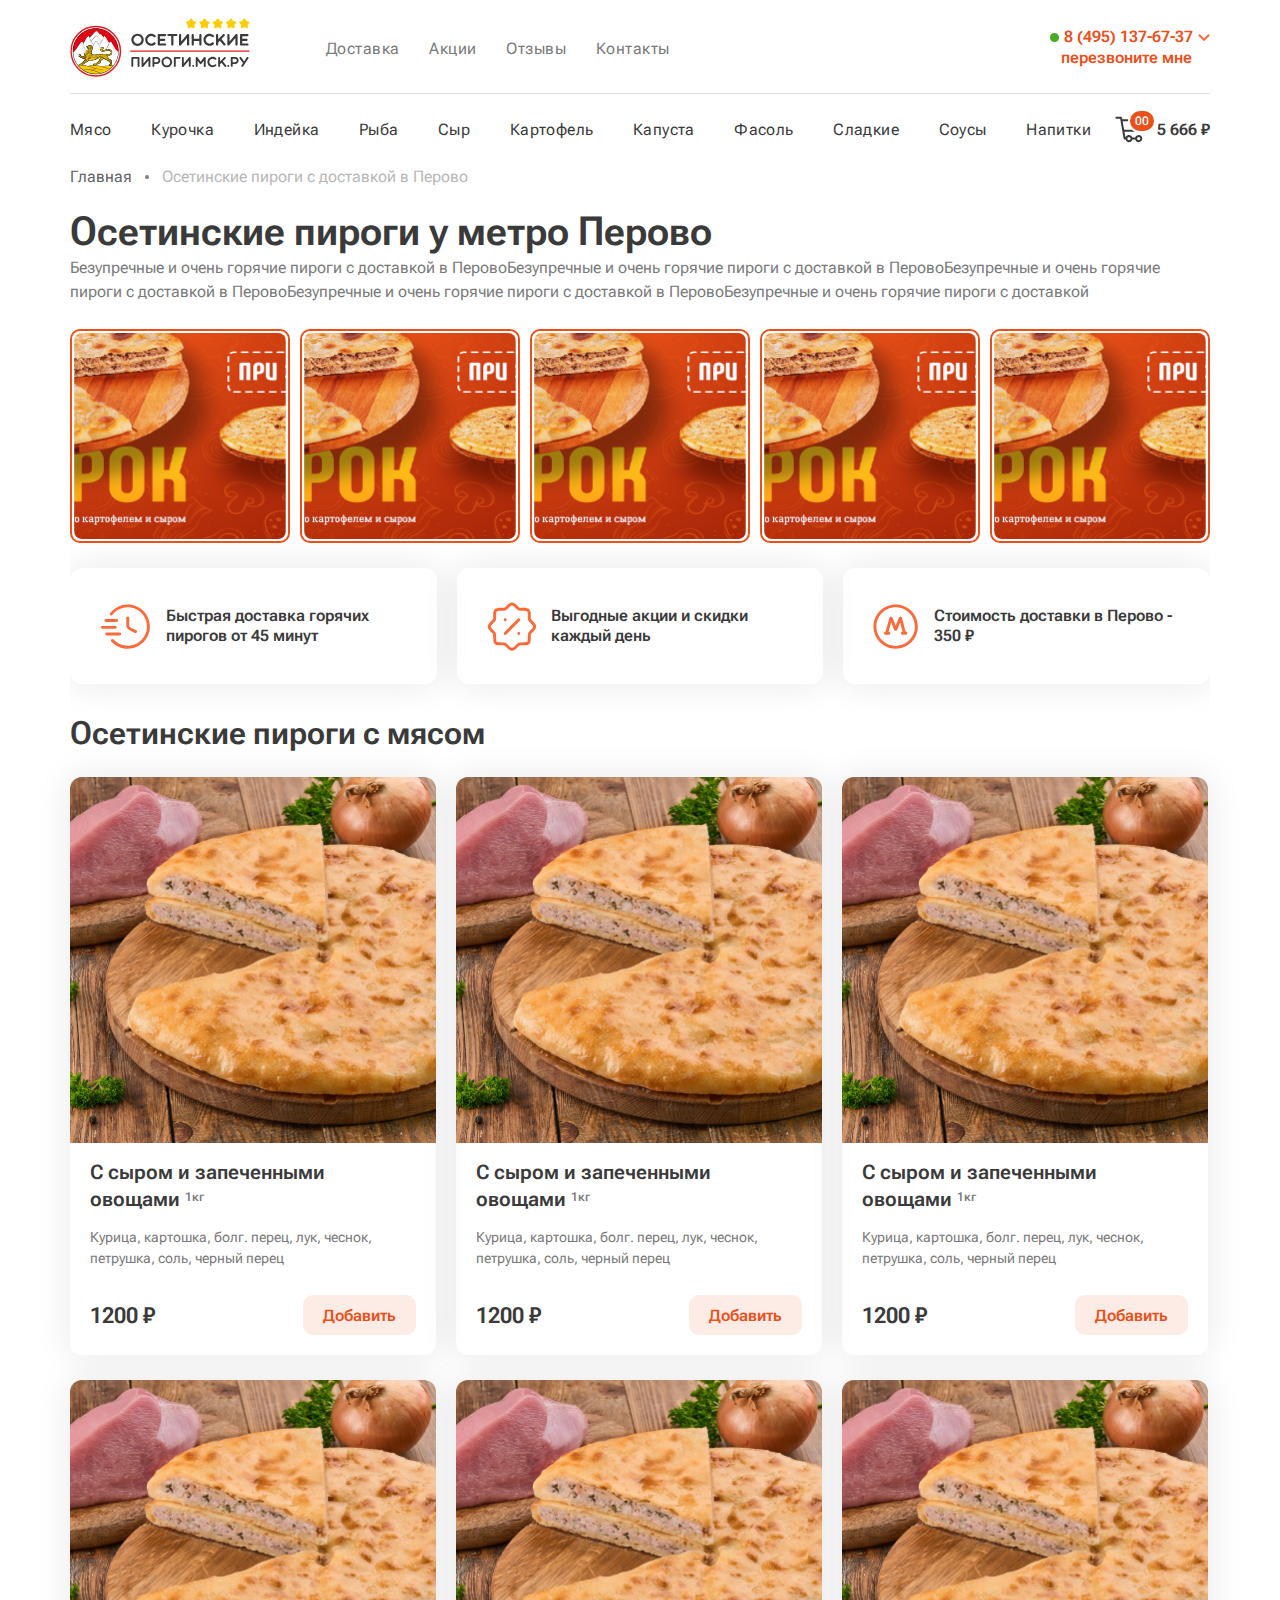
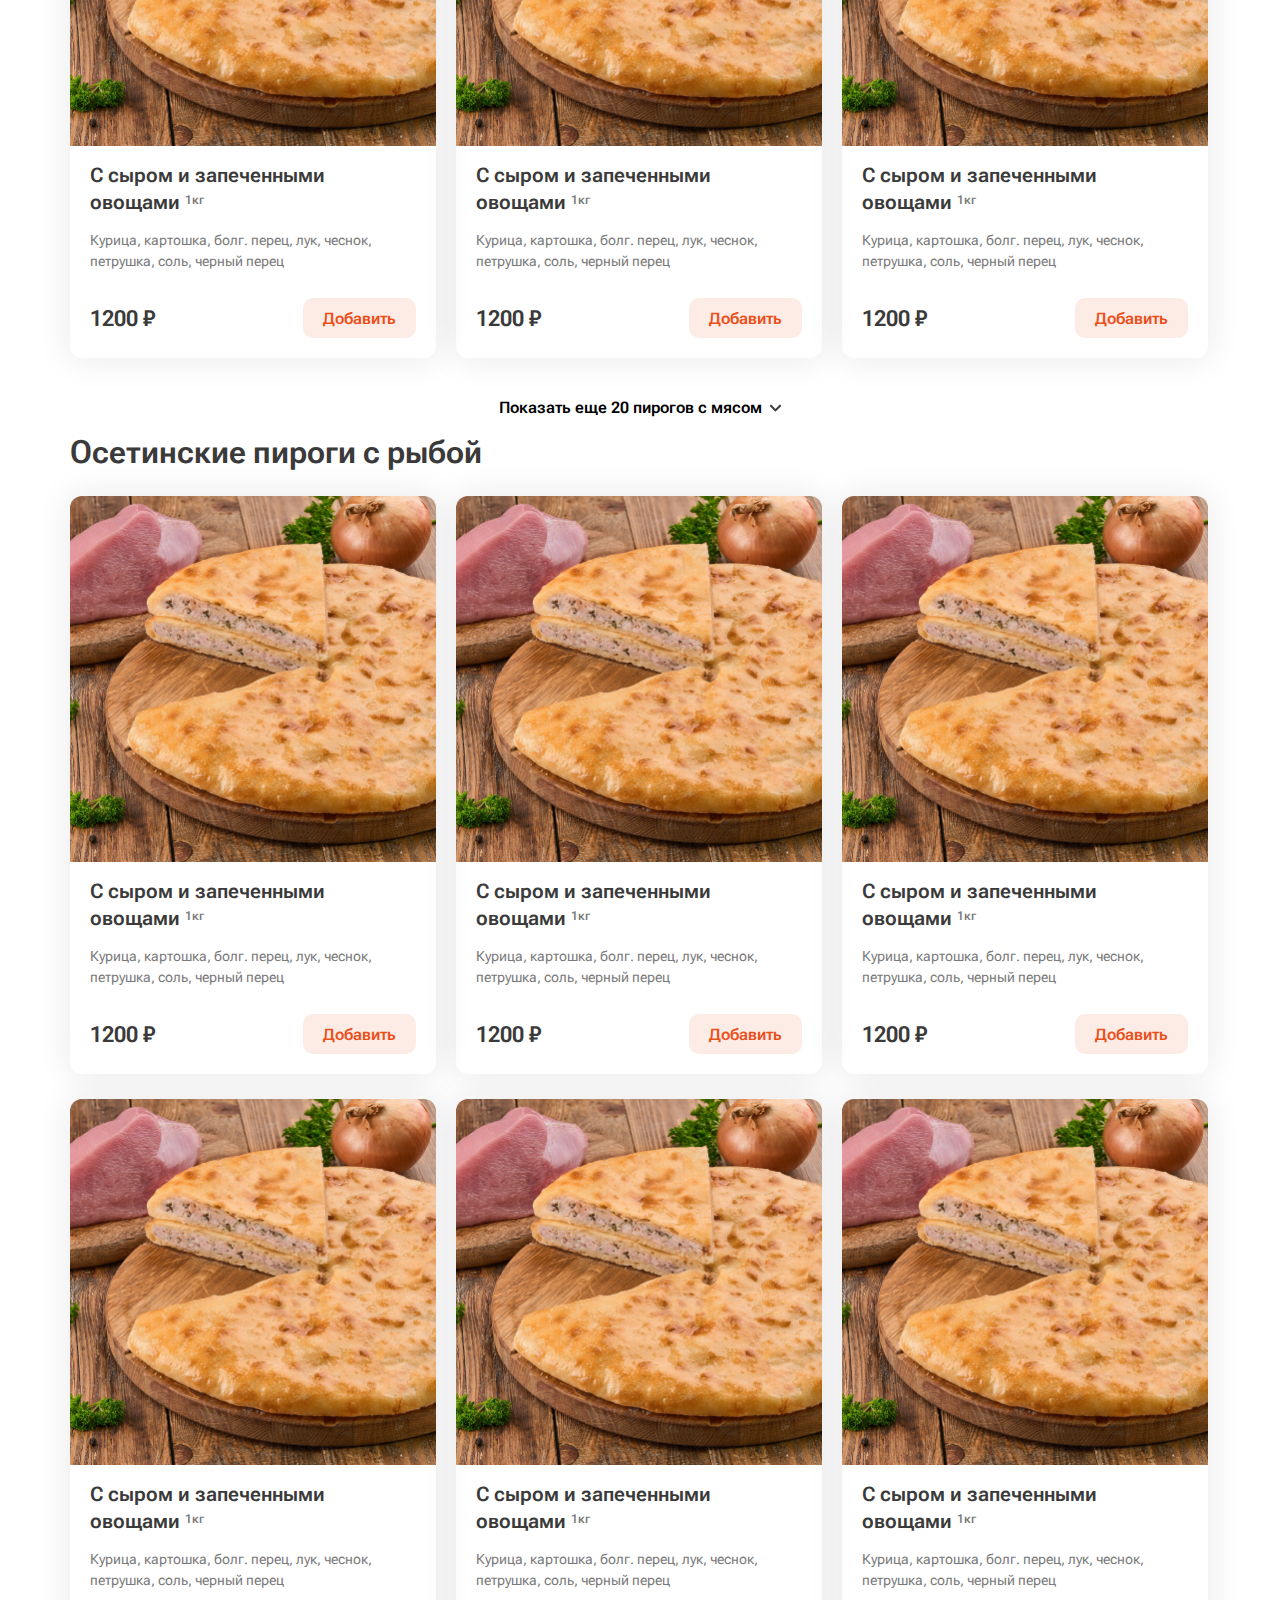
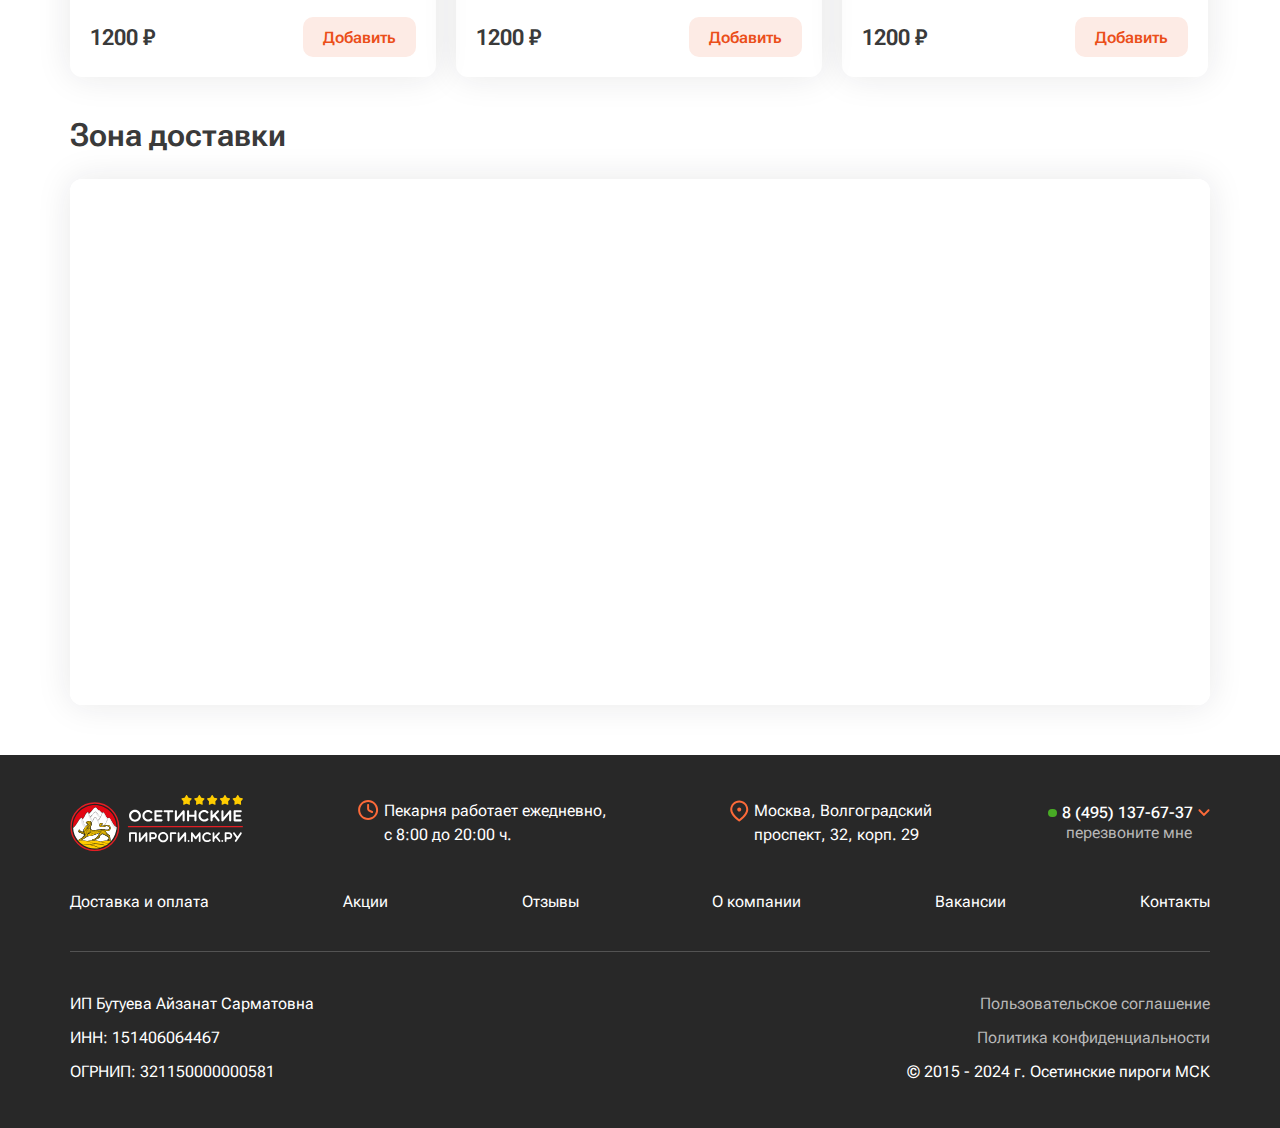
<file: metro.html>
<!DOCTYPE html>
<html lang="en">
<head>
    <meta charset="UTF-8">
    <meta name="viewport" content="width=device-width, initial-scale=1.0">
    <title>Document</title>
    <link rel="stylesheet" href="assets/style.css">
    <link rel="preconnect" href="https://fonts.googleapis.com">
<link rel="preconnect" href="https://fonts.gstatic.com" crossorigin>
<link href="https://fonts.googleapis.com/css2?family=Roboto+Flex:opsz,wght@8..144,100..1000&display=swap" rel="stylesheet">
<link
  rel="stylesheet"
  href="https://cdn.jsdelivr.net/npm/swiper@11/swiper-bundle.min.css"
/>

<script src="https://cdn.jsdelivr.net/npm/swiper@11/swiper-bundle.min.js"></script>
</head>
<body>
    <header class="container">
        <div class="header-block">
            <div class="header-block__left">
                <a href="/" class="header-block__logo">
                    <img src="assets/images/logo.svg">                
                </a>
                <ul class="header-block__nav">
                    <li><a href="">Доставка</a></li>
                    <li><a href="">Акции</a></li>
                    <li><a href="">Отзывы</a></li>
                    <li><a href="">Контакты</a></li>
                </ul>
            </div>
            <div class="number-select">
                <div class="number-select__block">
                    <span></span>
                    <p>8 (495) 137-67-37</p>
                    <svg width="12" height="8" viewBox="0 0 12 8" fill="none" xmlns="http://www.w3.org/2000/svg">
                        <path fill-rule="evenodd" clip-rule="evenodd" d="M0.751262 0.58036C1.14583 0.193926 1.77896 0.200524 2.1654 0.595096L5.96022 4.46984L9.84237 0.587686C10.2329 0.197162 10.8661 0.197161 11.2566 0.587686C11.6471 0.97821 11.6471 1.61138 11.2566 2.0019L6.44556 6.81292C6.17018 7.08831 5.72298 7.08598 5.45048 6.80774L0.736525 1.9945C0.350091 1.59992 0.356689 0.966794 0.751262 0.58036Z" fill="#FC6A39"/>
                    </svg>                        
                </div>
                <p>перезвоните мне</p>
            </div>
        </div>
        <div class="header-menu">
            <ul class="header-menu__links">
                <li><a href="">Мясо</a></li>
                <li><a href="">Курочка</a></li>
                <li><a href="">Индейка</a></li>
                <li><a href="">Рыба</a></li>
                <li><a href="">Сыр</a></li>
                <li><a href="">Картофель</a></li>
                <li><a href="">Капуста</a></li>
                <li><a href="">Фасоль</a></li>
                <li><a href="">Сладкие</a></li>
                <li><a href="">Соусы</a></li>
                <li><a href="">Напитки</a></li>
            </ul>
            <a class="header-menu__cart">
                <svg width="32" height="27" viewBox="0 0 32 27" fill="none" xmlns="http://www.w3.org/2000/svg">
                    <path fill-rule="evenodd" clip-rule="evenodd" d="M1.44238 0.867188C0.890098 0.867188 0.442383 1.3149 0.442383 1.86719C0.442383 2.41947 0.890098 2.86719 1.44238 2.86719H5.19815L8.53838 22.1588C8.67449 22.9449 9.35654 23.519 10.1543 23.519H10.4927C10.9264 25.0276 12.3167 26.1312 13.9647 26.1312C15.647 26.1312 17.0606 24.9813 17.4625 23.4246H20.1994C20.6013 24.9813 22.015 26.1312 23.6972 26.1312C25.6922 26.1312 27.3095 24.514 27.3095 22.519C27.3095 20.524 25.6922 18.9067 23.6972 18.9067C22.0837 18.9067 20.7172 19.9646 20.2537 21.4246H17.4083C16.9447 19.9646 15.5782 18.9067 13.9647 18.9067C12.3166 18.9067 10.9263 20.0104 10.4926 21.519H10.4574L9.46433 15.7837H27.2931C28.0377 15.7837 28.6888 15.2821 28.8788 14.5622L31.3141 5.3339C31.5886 4.29374 30.8041 3.27545 29.7283 3.27545H7.49915C7.43165 3.27545 7.36571 3.28213 7.30196 3.29488L7.11713 2.22739C6.98102 1.4413 6.29897 0.867188 5.50117 0.867188H1.44238ZM7.64488 5.27544L9.11804 13.7837H27.0158L29.261 5.27544H7.64488ZM13.9647 24.1312C14.8551 24.1312 15.577 23.4094 15.577 22.519C15.577 21.6285 14.8551 20.9067 13.9647 20.9067C13.0743 20.9067 12.3525 21.6285 12.3525 22.519C12.3525 23.4094 13.0743 24.1312 13.9647 24.1312ZM25.3095 22.519C25.3095 23.4094 24.5876 24.1312 23.6972 24.1312C22.8068 24.1312 22.0849 23.4094 22.0849 22.519C22.0849 21.6285 22.8068 20.9067 23.6972 20.9067C24.5876 20.9067 25.3095 21.6285 25.3095 22.519Z" fill="#3A3A3A"/>
                </svg>
                <span>00</span>
                <p>5 666 ₽</p>
            </a>
        </div>
    </header>
    <ul class="breadcrumbs container">
        <li><a href="">Главная</a></li>
        <li class="active">Осетинские пироги с доставкой в Перово</li>
    </ul>
    <section class="posters metro container">
        <h1>Осетинские пироги у метро Перово</h1>
        <p>Безупречные и очень горячие пироги с доставкой в ПеровоБезупречные и очень горячие пироги с доставкой в ПеровоБезупречные и очень горячие пироги с доставкой в ПеровоБезупречные и очень горячие пироги с доставкой в ПеровоБезупречные и очень горячие пироги с доставкой</p>
        <div class="swiper posters">
            <div class="swiper-wrapper">
              <div class="swiper-slide">
                <img src="assets/images/posters.png">
              </div>
              <div class="swiper-slide">
                <img src="assets/images/posters.png">
              </div>
              <div class="swiper-slide">
                <img src="assets/images/posters.png">
              </div>
              <div class="swiper-slide">
                <img src="assets/images/posters.png">
              </div>
              <div class="swiper-slide">
                <img src="assets/images/posters.png">
              </div>
            </div>
        </div>

        <div class="posters-pluses">
            <div class="posters-pluses__elem">
                <svg width="51" height="47" viewBox="0 0 51 47" fill="none" xmlns="http://www.w3.org/2000/svg">
                    <path fill-rule="evenodd" clip-rule="evenodd" d="M28.0127 12.8224C28.8412 12.8224 29.5127 13.494 29.5127 14.3224V21.9223C29.5127 21.9223 29.5127 21.9223 29.5127 21.9223C29.5128 22.3938 29.6441 22.8559 29.892 23.2569C30.1399 23.658 30.4946 23.982 30.9164 24.1928L36.76 27.1146C37.501 27.4851 37.8013 28.3861 37.4309 29.1271C37.0604 29.868 36.1594 30.1684 35.4184 29.7979L29.5754 26.8764C29.5753 26.8763 29.5755 26.8764 29.5754 26.8764C28.6553 26.4165 27.8811 25.7094 27.3403 24.8345C26.7993 23.9595 26.5128 22.9511 26.5127 21.9224V14.3224C26.5127 13.494 27.1843 12.8224 28.0127 12.8224Z" fill="#FC6A39"/>
                    <path fill-rule="evenodd" clip-rule="evenodd" d="M4.08933 17.0647C4.08933 16.2363 4.76091 15.5647 5.58933 15.5647H16.5718C17.4002 15.5647 18.0718 16.2363 18.0718 17.0647C18.0718 17.8931 17.4002 18.5647 16.5718 18.5647H5.58933C4.76091 18.5647 4.08933 17.8931 4.08933 17.0647Z" fill="#FC6A39"/>
                    <path fill-rule="evenodd" clip-rule="evenodd" d="M0.230469 24.0829C0.230469 23.2544 0.902042 22.5829 1.73047 22.5829H15.1874C16.0159 22.5829 16.6874 23.2544 16.6874 24.0829C16.6874 24.9113 16.0159 25.5829 15.1874 25.5829H1.73047C0.902042 25.5829 0.230469 24.9113 0.230469 24.0829Z" fill="#FC6A39"/>
                    <path fill-rule="evenodd" clip-rule="evenodd" d="M4.81853 30.9382C4.81853 30.1097 5.4901 29.4382 6.31853 29.4382H19.7755C20.6039 29.4382 21.2755 30.1097 21.2755 30.9382C21.2755 31.7666 20.6039 32.4382 19.7755 32.4382H6.31853C5.4901 32.4382 4.81853 31.7666 4.81853 30.9382Z" fill="#FC6A39"/>
                    <path fill-rule="evenodd" clip-rule="evenodd" d="M11.0772 11.7345C11.5871 11.7345 12.0624 11.486 12.3761 11.084C16.0061 6.43241 21.6651 3.44141 28.0226 3.44141C38.9774 3.44141 47.8579 12.322 47.8579 23.2767C47.8579 34.2314 38.9774 43.112 28.0226 43.112C22.2441 43.112 17.0427 40.641 13.4174 36.6979C13.1002 36.353 12.6578 36.1451 12.1892 36.1451C10.9021 36.1451 10.1679 37.5716 11.0279 38.5292C15.2084 43.1841 21.2736 46.112 28.0226 46.112C40.6342 46.112 50.8579 35.8883 50.8579 23.2767C50.8579 10.6651 40.6342 0.441406 28.0226 0.441406C20.6118 0.441406 14.0254 3.97168 9.85357 9.44228C9.1122 10.4145 9.85456 11.7345 11.0772 11.7345Z" fill="#FC6A39"/>
                </svg>
                <p>Быстрая доставка горячих пирогов от 45 минут</p>    
            </div>
            <div class="posters-pluses__elem">
                <svg width="51" height="51" viewBox="0 0 51 51" fill="none" xmlns="http://www.w3.org/2000/svg">
                    <path fill-rule="evenodd" clip-rule="evenodd" d="M25.2964 0.456423C25.5428 0.441609 25.7899 0.441609 26.0364 0.456423L26.0603 0.458049C27.1648 0.542152 28.0695 1.04087 28.9194 1.70626C29.7253 2.33713 30.6212 3.2331 31.6879 4.29989L31.7531 4.36506C32.7789 5.39094 33.0687 5.64958 33.3694 5.7934L33.5678 5.87561C33.8794 5.98617 34.2654 6.00705 35.7184 6.00705L36.0961 6.00705C37.7581 6.00696 39.1559 6.00689 40.2684 6.15597C41.4508 6.31442 42.5349 6.66573 43.4069 7.53953C44.2772 8.41169 44.6284 9.49382 44.7872 10.6761C44.9372 11.7926 44.9371 13.1958 44.9371 14.8664V15.2257C44.9371 16.6761 44.9576 17.0633 45.0682 17.3777L45.1499 17.5729C45.2935 17.8743 45.5511 18.1631 46.5791 19.1911L46.6442 19.2562C47.711 20.3229 48.607 21.2188 49.2379 22.0247C49.9032 22.8746 50.402 23.7793 50.4861 24.8838L50.4862 24.8855C50.5058 25.1469 50.5058 25.4086 50.4862 25.6699L50.4861 25.6716C50.402 26.7761 49.9032 27.6809 49.2379 28.5308C48.607 29.3366 47.7111 30.2325 46.6443 31.2991L46.5791 31.3644C45.5286 32.4148 45.2826 32.6934 45.1406 33.0023L45.1389 33.0059C45.1173 33.0526 45.0969 33.1016 45.0779 33.1533L45.0764 33.1574C44.9589 33.4734 44.9371 33.8429 44.9371 35.3297L44.9371 35.7074C44.9371 37.3694 44.9372 38.7672 44.7881 39.8797C44.6297 41.0622 44.2784 42.1463 43.4046 43.0182C42.5324 43.8885 41.4503 44.2397 40.268 44.3985C39.1516 44.5485 37.7483 44.5485 36.0777 44.5484H35.7184C34.2348 44.5484 33.8636 44.5699 33.5449 44.6873C33.4936 44.7066 33.4435 44.7276 33.3946 44.7503L33.391 44.7519C33.0821 44.8939 32.8035 45.14 31.7531 46.1904L31.6878 46.2556C30.6211 47.3224 29.7252 48.2183 28.9194 48.8492C28.0695 49.5146 27.1648 50.0133 26.0603 50.0974L26.0586 50.0975C25.7972 50.1171 25.5356 50.1171 25.2742 50.0975L25.2725 50.0974C24.168 50.0133 23.2632 49.5146 22.4133 48.8492C21.6075 48.2183 20.7116 47.3223 19.6449 46.2555L19.5797 46.1904C18.5293 45.14 18.2507 44.8939 17.9418 44.7519L17.9382 44.7503C17.8916 44.7287 17.8425 44.7083 17.7908 44.6892L17.7867 44.6877C17.4708 44.5703 17.1012 44.5484 15.6144 44.5484L15.2367 44.5484C13.5747 44.5485 12.1769 44.5486 11.0644 44.3995C9.88194 44.241 8.79786 43.8897 7.92593 43.0159C7.05563 42.1438 6.70439 41.0616 6.54558 39.8793C6.39561 38.7629 6.39566 37.3596 6.39572 35.6891L6.39573 35.3297C6.39573 33.846 6.37419 33.4749 6.2568 33.1562C6.2375 33.1049 6.21652 33.0548 6.19386 33.0059L6.1902 32.998C6.05119 32.6931 5.80747 32.4181 4.75373 31.3644L4.68856 31.2992C3.62177 30.2325 2.7258 29.3366 2.09493 28.5308C1.42954 27.6809 0.930823 26.7761 0.846721 25.6716L0.845094 25.6477C0.830281 25.4013 0.830281 25.1542 0.845094 24.9077L0.846721 24.8838C0.930823 23.7793 1.42954 22.8746 2.09493 22.0247C2.7258 21.2189 3.62177 20.3229 4.68856 19.2562L4.75373 19.1911C5.79512 18.1497 6.04589 17.8669 6.18852 17.5611C6.21265 17.5064 6.23627 17.4494 6.25932 17.3901C6.37422 17.0758 6.39573 16.7001 6.39573 15.2257L6.39572 14.848C6.39563 13.186 6.39556 11.7882 6.54464 10.6757C6.70309 9.49327 7.05441 8.40919 7.9282 7.53726C8.80036 6.66696 9.88249 6.31572 11.0648 6.15691C12.1812 6.00694 13.5845 6.00699 15.2551 6.00705L15.6144 6.00705C17.0647 6.00705 17.452 5.98648 17.7664 5.8759L17.9641 5.79323C18.2621 5.65265 18.5467 5.39809 19.5797 4.36506L19.6449 4.29989C20.7116 3.2331 21.6075 2.33713 22.4133 1.70626C23.2632 1.04087 24.168 0.542152 25.2725 0.458049L25.2964 0.456423ZM25.4895 3.45026C25.2167 3.47335 24.8718 3.59154 24.2627 4.06843C23.6178 4.57334 22.8502 5.33719 21.7011 6.48638C21.6504 6.53704 21.6004 6.58717 21.5509 6.63674C20.7243 7.46494 20.0522 8.13842 19.1907 8.53122C19.1763 8.5378 19.1617 8.54414 19.1471 8.55026L18.8904 8.65759C18.8713 8.66557 18.8521 8.67316 18.8327 8.68034C17.9447 9.00923 16.9969 9.00832 15.825 9.00719C15.7556 9.00712 15.6854 9.00705 15.6144 9.00705H15.3577C13.5572 9.00705 12.3573 9.01023 11.4642 9.1302C10.6141 9.24439 10.2694 9.43915 10.0473 9.66085C9.82671 9.88092 9.63203 10.2237 9.51806 11.0742C9.39833 11.9677 9.39573 13.1679 9.39573 14.9691V15.2257C9.39573 15.297 9.39579 15.3674 9.39586 15.4371C9.39701 16.6059 9.39795 17.5569 9.06838 18.4434L9.06178 18.4608C9.01888 18.572 8.97358 18.6814 8.92578 18.7889L8.91791 18.8063C8.5215 19.6685 7.84927 20.3397 7.01298 21.1746C6.96748 21.22 6.9215 21.2659 6.87505 21.3124C5.72586 22.4616 4.96201 23.2291 4.45711 23.874C3.98021 24.4832 3.86202 24.8281 3.83893 25.1008C3.83234 25.2187 3.83234 25.3368 3.83893 25.4546C3.86202 25.7274 3.98021 26.0723 4.45711 26.6814C4.96201 27.3263 5.72586 28.0939 6.87505 29.2431C6.92571 29.2937 6.97584 29.3437 7.02541 29.3932C7.85229 30.2185 8.52493 30.8898 8.918 31.7493C8.97201 31.8662 9.02164 31.985 9.06689 32.1057L9.06903 32.1114C9.39791 32.9994 9.39699 33.9472 9.39586 35.1191C9.39579 35.1885 9.39573 35.2587 9.39573 35.3297V35.5864C9.39573 37.3869 9.3989 38.5868 9.51887 39.4799C9.63306 40.33 9.82782 40.6747 10.0495 40.8969C10.2696 41.1174 10.6123 41.3121 11.4628 41.4261C12.3563 41.5458 13.5566 41.5484 15.3577 41.5484H15.6144C15.6857 41.5484 15.7561 41.5483 15.8258 41.5483C16.9936 41.5471 17.9441 41.5462 18.83 41.875C18.8307 41.8752 18.8314 41.8755 18.8321 41.8757L18.3094 43.2816L18.828 41.8742C18.8286 41.8745 18.8293 41.8747 18.83 41.875C18.955 41.9211 19.0779 41.972 19.1986 42.0279C19.1974 42.0273 19.1962 42.0267 19.195 42.0262L18.5684 43.3891L19.1986 42.0279C20.059 42.4245 20.7295 43.096 21.5633 43.9311C21.6087 43.9766 21.6546 44.0226 21.7011 44.0691C22.8502 45.2183 23.6178 45.9821 24.2627 46.487C24.8789 46.9694 25.2247 47.0848 25.4989 47.1059C25.4988 47.1059 25.499 47.106 25.4989 47.1059L25.3864 48.6017L25.5003 47.1061C25.4998 47.106 25.4994 47.106 25.4989 47.1059C25.6108 47.1143 25.7223 47.1143 25.8342 47.1059C25.8336 47.106 25.8331 47.106 25.8325 47.1061L25.9464 48.6017L25.8342 47.1059C26.1084 47.0847 26.4542 46.9692 27.0701 46.487C27.715 45.9821 28.4825 45.2183 29.6317 44.0691C29.6782 44.0226 29.7241 43.9766 29.7695 43.9311C30.6039 43.0954 31.2747 42.4235 32.136 42.027C32.1354 42.0273 32.1348 42.0276 32.1342 42.0279L32.7644 43.3891L32.1378 42.0262C32.1372 42.0265 32.1366 42.0268 32.136 42.027C32.2536 41.9726 32.3731 41.9227 32.4944 41.8772L32.5001 41.8751C33.3881 41.5462 34.3359 41.5471 35.5078 41.5483C35.5772 41.5483 35.6474 41.5484 35.7184 41.5484H35.9751C37.7756 41.5484 38.9755 41.5452 39.8686 41.4252C40.7187 41.3111 41.0634 41.1163 41.2855 40.8946C41.5061 40.6745 41.7008 40.3318 41.8147 39.4813C41.9345 38.5878 41.9371 37.3875 41.9371 35.5864V35.3297C41.9371 35.2585 41.937 35.188 41.9369 35.1183C41.9358 33.9505 41.9348 33 42.2636 32.1141C42.2634 32.1148 42.2631 32.1155 42.2629 32.1162L43.6704 32.6347L42.2644 32.112C42.2641 32.1127 42.2639 32.1134 42.2636 32.1141C42.3097 31.9891 42.3606 31.8662 42.4165 31.7455C42.416 31.7467 42.4154 31.7479 42.4149 31.7491L43.7777 32.3757L42.4165 31.7455C42.8131 30.8851 43.4847 30.2146 44.3198 29.3809C44.3653 29.3354 44.4113 29.2895 44.4577 29.2431C45.6069 28.0939 46.3708 27.3263 46.8757 26.6814C47.3581 26.0652 47.4734 25.7194 47.4946 25.4452C47.4946 25.4453 47.4946 25.4451 47.4946 25.4452L48.9904 25.5577L47.4947 25.4438C47.4947 25.4443 47.4947 25.4447 47.4946 25.4452C47.503 25.3333 47.503 25.2218 47.4946 25.1099C47.4946 25.1105 47.4947 25.111 47.4947 25.1116L48.9904 24.9977L47.4946 25.1099C47.4734 24.8357 47.3579 24.4899 46.8757 23.874C46.3708 23.2291 45.6069 22.4616 44.4577 21.3124C44.4113 21.2659 44.3653 21.22 44.3198 21.1746C43.4835 20.3397 42.8113 19.6685 42.4149 18.8063C42.4076 18.7905 42.4006 18.7745 42.3938 18.7584L42.2865 18.5017C42.2785 18.4827 42.271 18.4634 42.2638 18.444C41.9349 17.556 41.9358 16.6082 41.9369 15.4363C41.937 15.3669 41.9371 15.2967 41.9371 15.2257V14.9691C41.9371 13.1685 41.9339 11.9686 41.8139 11.0755C41.6997 10.2255 41.505 9.88075 41.2833 9.65858C41.0632 9.43804 40.7204 9.24336 39.87 9.12939C38.9764 9.00966 37.7762 9.00705 35.9751 9.00705H35.7184C35.6471 9.00705 35.5767 9.00712 35.507 9.00719C34.3383 9.00834 33.3872 9.00928 32.5007 8.67971C32.4834 8.67327 32.4662 8.66652 32.4491 8.65944L32.1901 8.55211C32.1725 8.54482 32.1551 8.5372 32.1378 8.52924C31.2756 8.13283 30.6045 7.4606 29.7695 6.6243C29.7241 6.57881 29.6782 6.53283 29.6317 6.48638C28.4825 5.33719 27.715 4.57334 27.0701 4.06843C26.461 3.59154 26.116 3.47335 25.8433 3.45026C25.8477 3.4505 25.852 3.45076 25.8564 3.45102L25.9464 1.95372L25.8325 3.44939C25.8361 3.44966 25.8397 3.44995 25.8433 3.45026C25.7255 3.44366 25.6073 3.44366 25.4895 3.45026ZM18.6664 19.7777C17.838 19.7777 17.1664 19.1061 17.1664 18.2777C17.1664 17.4493 17.838 16.7777 18.6664 16.7777H18.6897C19.5182 16.7777 20.1897 17.4493 20.1897 18.2777C20.1897 19.1061 19.5182 19.7777 18.6897 19.7777H18.6664ZM31.6057 17.2171C32.1915 16.6313 33.1413 16.6313 33.7271 17.2171C34.3128 17.8028 34.3128 18.7526 33.7271 19.3384L19.7271 33.3384C19.1413 33.9242 18.1915 33.9242 17.6057 33.3384C17.0199 32.7526 17.0199 31.8028 17.6057 31.2171L31.6057 17.2171ZM31.1431 32.2777C31.1431 31.4493 31.8146 30.7777 32.6431 30.7777H32.6664C33.4948 30.7777 34.1664 31.4493 34.1664 32.2777C34.1664 33.1061 33.4948 33.7777 32.6664 33.7777H32.6431C31.8146 33.7777 31.1431 33.1061 31.1431 32.2777Z" fill="#FC6A39"/>
                </svg>                    
                <p>Выгодные акции и скидки каждый день</p>   
            </div>
            <div class="posters-pluses__elem">
                <svg width="47" height="47" viewBox="0 0 47 47" fill="none" xmlns="http://www.w3.org/2000/svg">
                    <path fill-rule="evenodd" clip-rule="evenodd" d="M18.7735 18.8485L15.5303 30.3458C15.3054 31.1431 14.4767 31.6071 13.6794 31.3822C12.8821 31.1573 12.418 30.3286 12.6429 29.5313L16.9151 14.3866C17.3669 12.7848 19.5971 12.6785 20.1992 14.2301L23.3545 22.361L26.6169 14.2232C27.2396 12.6699 29.4841 12.8135 29.9037 14.4336L33.6842 29.0314C33.8919 29.8333 33.4102 30.6518 32.6082 30.8595C31.8062 31.0672 30.9877 30.5855 30.78 29.7835L27.9664 18.9191L24.9442 26.4578C24.359 27.9176 22.2884 27.9062 21.7194 26.4399L18.7735 18.8485Z" fill="#FC6A39"/>
                    <path fill-rule="evenodd" clip-rule="evenodd" d="M11.3055 30.036C11.3055 29.2075 11.9771 28.536 12.8055 28.536H16.385C17.2134 28.536 17.885 29.2075 17.885 30.036C17.885 30.8644 17.2134 31.536 16.385 31.536H12.8055C11.9771 31.536 11.3055 30.8644 11.3055 30.036Z" fill="#FC6A39"/>
                    <path fill-rule="evenodd" clip-rule="evenodd" d="M28.7778 30.036C28.7778 29.2075 29.4494 28.536 30.2778 28.536H33.8573C34.6858 28.536 35.3573 29.2075 35.3573 30.036C35.3573 30.8644 34.6858 31.536 33.8573 31.536H30.2778C29.4494 31.536 28.7778 30.8644 28.7778 30.036Z" fill="#FC6A39"/>
                    <path fill-rule="evenodd" clip-rule="evenodd" d="M23.332 3.44336C12.3788 3.44336 3.49951 12.3227 3.49951 23.2759C3.49951 34.2291 12.3788 43.1084 23.332 43.1084C34.2852 43.1084 43.1646 34.2291 43.1646 23.2759C43.1646 12.3227 34.2852 3.44336 23.332 3.44336ZM0.499512 23.2759C0.499512 10.6658 10.722 0.443359 23.332 0.443359C35.9421 0.443359 46.1646 10.6658 46.1646 23.2759C46.1646 35.8859 35.9421 46.1084 23.332 46.1084C10.722 46.1084 0.499512 35.8859 0.499512 23.2759Z" fill="#FC6A39"/>
                </svg>                    
                <p>Стоимость доставки в Перово - 350 ₽</p>  
            </div>
        </div>
    </section>

    <section class="product-category__section container">
        <h4>Осетинские пироги с мясом</h4>
        <div class="product-list">
            <div class="product__elem">
                <div class="product__elem-img">
                    <img src="assets/images/с индейкой-ok 1.png">
                </div>
                <div class="product__elem-block">
                    <div class="title">
                        С сыром и запеченными овощами <span>1кг</span>
                    </div>
                    <p class="description">
                        Курица, картошка, болг. перец, лук, чеснок, петрушка, соль, черный перец
                    </p>
                    <div class="product__elem-info">
                        <p>1200 ₽</p>
                        <button class="add-cart__btn">Добавить</button>
                    </div>
                </div>
            </div>
            <div class="product__elem">
                <div class="product__elem-img">
                    <img src="assets/images/с индейкой-ok 1.png">
                </div>
                <div class="product__elem-block">
                    <div class="title">
                        С сыром и запеченными овощами <span>1кг</span>
                    </div>
                    <p class="description">
                        Курица, картошка, болг. перец, лук, чеснок, петрушка, соль, черный перец
                    </p>
                    <div class="product__elem-info">
                        <p>1200 ₽</p>
                        <button class="add-cart__btn">Добавить</button>
                    </div>
                </div>
            </div>
            <div class="product__elem">
                <div class="product__elem-img">
                    <img src="assets/images/с индейкой-ok 1.png">
                </div>
                <div class="product__elem-block">
                    <div class="title">
                        С сыром и запеченными овощами <span>1кг</span>
                    </div>
                    <p class="description">
                        Курица, картошка, болг. перец, лук, чеснок, петрушка, соль, черный перец
                    </p>
                    <div class="product__elem-info">
                        <p>1200 ₽</p>
                        <button class="add-cart__btn">Добавить</button>
                    </div>
                </div>
            </div>
            <div class="product__elem">
                <div class="product__elem-img">
                    <img src="assets/images/с индейкой-ok 1.png">
                </div>
                <div class="product__elem-block">
                    <div class="title">
                        С сыром и запеченными овощами <span>1кг</span>
                    </div>
                    <p class="description">
                        Курица, картошка, болг. перец, лук, чеснок, петрушка, соль, черный перец
                    </p>
                    <div class="product__elem-info">
                        <p>1200 ₽</p>
                        <button class="add-cart__btn">Добавить</button>
                    </div>
                </div>
            </div>
            <div class="product__elem">
                <div class="product__elem-img">
                    <img src="assets/images/с индейкой-ok 1.png">
                </div>
                <div class="product__elem-block">
                    <div class="title">
                        С сыром и запеченными овощами <span>1кг</span>
                    </div>
                    <p class="description">
                        Курица, картошка, болг. перец, лук, чеснок, петрушка, соль, черный перец
                    </p>
                    <div class="product__elem-info">
                        <p>1200 ₽</p>
                        <button class="add-cart__btn">Добавить</button>
                    </div>
                </div>
            </div>
            <div class="product__elem">
                <div class="product__elem-img">
                    <img src="assets/images/с индейкой-ok 1.png">
                </div>
                <div class="product__elem-block">
                    <div class="title">
                        С сыром и запеченными овощами <span>1кг</span>
                    </div>
                    <p class="description">
                        Курица, картошка, болг. перец, лук, чеснок, петрушка, соль, черный перец
                    </p>
                    <div class="product__elem-info">
                        <p>1200 ₽</p>
                        <button class="add-cart__btn">Добавить</button>
                    </div>
                </div>
            </div>
        </div>
        <button class="next-product">
            Показать еще 20 пирогов с мясом
            <svg width="13" height="8" viewBox="0 0 13 8" fill="none" xmlns="http://www.w3.org/2000/svg">
                <path fill-rule="evenodd" clip-rule="evenodd" d="M1.25126 1.08036C1.64583 0.693926 2.27896 0.700524 2.6654 1.0951L6.46022 4.96984L10.3424 1.08769C10.7329 0.697162 11.3661 0.697161 11.7566 1.08769C12.1471 1.47821 12.1471 2.11138 11.7566 2.5019L6.94556 7.31292C6.67018 7.58831 6.22298 7.58598 5.95048 7.30774L1.23653 2.4945C0.850091 2.09992 0.856689 1.46679 1.25126 1.08036Z" fill="#3A3A3A"/>
            </svg>                
        </button>
    </section>

    <section class="product-category__section container">
        <h4>Осетинские пироги с рыбой</h4>
        <div class="product-list">
            <div class="product__elem">
                <div class="product__elem-img">
                    <img src="assets/images/с индейкой-ok 1.png">
                </div>
                <div class="product__elem-block">
                    <div class="title">
                        С сыром и запеченными овощами <span>1кг</span>
                    </div>
                    <p class="description">
                        Курица, картошка, болг. перец, лук, чеснок, петрушка, соль, черный перец
                    </p>
                    <div class="product__elem-info">
                        <p>1200 ₽</p>
                        <button class="add-cart__btn">Добавить</button>
                    </div>
                </div>
            </div>
            <div class="product__elem">
                <div class="product__elem-img">
                    <img src="assets/images/с индейкой-ok 1.png">
                </div>
                <div class="product__elem-block">
                    <div class="title">
                        С сыром и запеченными овощами <span>1кг</span>
                    </div>
                    <p class="description">
                        Курица, картошка, болг. перец, лук, чеснок, петрушка, соль, черный перец
                    </p>
                    <div class="product__elem-info">
                        <p>1200 ₽</p>
                        <button class="add-cart__btn">Добавить</button>
                    </div>
                </div>
            </div>
            <div class="product__elem">
                <div class="product__elem-img">
                    <img src="assets/images/с индейкой-ok 1.png">
                </div>
                <div class="product__elem-block">
                    <div class="title">
                        С сыром и запеченными овощами <span>1кг</span>
                    </div>
                    <p class="description">
                        Курица, картошка, болг. перец, лук, чеснок, петрушка, соль, черный перец
                    </p>
                    <div class="product__elem-info">
                        <p>1200 ₽</p>
                        <button class="add-cart__btn">Добавить</button>
                    </div>
                </div>
            </div>
            <div class="product__elem">
                <div class="product__elem-img">
                    <img src="assets/images/с индейкой-ok 1.png">
                </div>
                <div class="product__elem-block">
                    <div class="title">
                        С сыром и запеченными овощами <span>1кг</span>
                    </div>
                    <p class="description">
                        Курица, картошка, болг. перец, лук, чеснок, петрушка, соль, черный перец
                    </p>
                    <div class="product__elem-info">
                        <p>1200 ₽</p>
                        <button class="add-cart__btn">Добавить</button>
                    </div>
                </div>
            </div>
            <div class="product__elem">
                <div class="product__elem-img">
                    <img src="assets/images/с индейкой-ok 1.png">
                </div>
                <div class="product__elem-block">
                    <div class="title">
                        С сыром и запеченными овощами <span>1кг</span>
                    </div>
                    <p class="description">
                        Курица, картошка, болг. перец, лук, чеснок, петрушка, соль, черный перец
                    </p>
                    <div class="product__elem-info">
                        <p>1200 ₽</p>
                        <button class="add-cart__btn">Добавить</button>
                    </div>
                </div>
            </div>
            <div class="product__elem">
                <div class="product__elem-img">
                    <img src="assets/images/с индейкой-ok 1.png">
                </div>
                <div class="product__elem-block">
                    <div class="title">
                        С сыром и запеченными овощами <span>1кг</span>
                    </div>
                    <p class="description">
                        Курица, картошка, болг. перец, лук, чеснок, петрушка, соль, черный перец
                    </p>
                    <div class="product__elem-info">
                        <p>1200 ₽</p>
                        <button class="add-cart__btn">Добавить</button>
                    </div>
                </div>
            </div>
        </div>
    </section>

    
    <div class="delivery-maps container">
        <h5>Зона доставки</h5>
        <div class="delivery-maps__block">
            <iframe src="https://yandex.ru/map-widget/v1/?ll=37.689824%2C55.723475&mode=search&ol=geo&ouri=ymapsbm1%3A%2F%2Fgeo%3Fdata%3DCgg1NjY4OTQwNBJO0KDQvtGB0YHQuNGPLCDQnNC-0YHQutCy0LAsINCS0L7Qu9Cz0L7Qs9GA0LDQtNGB0LrQuNC5INC_0YDQvtGB0L_QtdC60YIsIDMy0Lo4IgoNYcIWQhXX5F5C&z=17.11" width="100%" height="500" frameborder="1" allowfullscreen="true" style="position:relative;"></iframe>
        </div>
    </div>

    <footer>
        <div class="footer-block container">
            <div class="footer-top">
                <a href="/" class="footer-logo">
                    <img src="assets/images/footer-logo.svg">                
                </a>
                <div class="footer-top__elem">
                    <svg width="21" height="20" viewBox="0 0 21 20" fill="none" xmlns="http://www.w3.org/2000/svg">
                        <path fill-rule="evenodd" clip-rule="evenodd" d="M10.1162 2C5.69793 2 2.11621 5.58172 2.11621 10C2.11621 14.4183 5.69793 18 10.1162 18C14.5345 18 18.1162 14.4183 18.1162 10C18.1162 5.58172 14.5345 2 10.1162 2ZM0.116211 10C0.116211 4.47715 4.59336 0 10.1162 0C15.6391 0 20.1162 4.47715 20.1162 10C20.1162 15.5228 15.6391 20 10.1162 20C4.59336 20 0.116211 15.5228 0.116211 10Z" fill="#FC6A39"/>
                        <path fill-rule="evenodd" clip-rule="evenodd" d="M10.1162 4C10.6685 4 11.1162 4.44772 11.1162 5V8.76397C11.1162 8.9497 11.168 9.1318 11.2656 9.28978C11.3633 9.44777 11.5031 9.57544 11.6692 9.65847L14.5634 11.1056C15.0574 11.3526 15.2576 11.9532 15.0106 12.4472C14.7636 12.9412 14.163 13.1414 13.669 12.8944L10.7752 11.4475C10.2768 11.1984 9.85745 10.8154 9.56447 10.3415C9.27145 9.8675 9.11623 9.32127 9.11621 8.76403V5C9.11621 4.44772 9.56393 4 10.1162 4Z" fill="#FC6A39"/>
                    </svg>
                    <p>Пекарня работает ежедневно, с 8:00 до 20:00 ч.</p>                    
                </div>
                <div class="footer-top__elem">
                    <svg width="19" height="22" viewBox="0 0 19 22" fill="none" xmlns="http://www.w3.org/2000/svg">
                        <path d="M9.23242 0.5C11.6194 0.5 13.9086 1.44821 15.5964 3.13604C17.2842 4.82387 18.2324 7.11305 18.2324 9.5C18.2324 13.226 15.3924 17.13 9.83242 21.3C9.65933 21.4298 9.44879 21.5 9.23242 21.5C9.01605 21.5 8.80552 21.4298 8.63242 21.3C3.07242 17.13 0.232422 13.226 0.232422 9.5C0.232422 7.11305 1.18063 4.82387 2.86846 3.13604C4.55629 1.44821 6.84547 0.5 9.23242 0.5ZM9.23242 2.5C7.37591 2.5 5.59543 3.2375 4.28267 4.55025C2.96992 5.86301 2.23242 7.64348 2.23242 9.5C2.23242 12.21 4.35042 15.336 8.68042 18.806L9.23242 19.242L9.78442 18.806C14.1144 15.336 16.2324 12.21 16.2324 9.5C16.2324 7.64348 15.4949 5.86301 14.1822 4.55025C12.8694 3.2375 11.0889 2.5 9.23242 2.5ZM9.23242 7.5C9.76285 7.5 10.2716 7.71071 10.6466 8.08579C11.0217 8.46086 11.2324 8.96957 11.2324 9.5C11.2324 10.0304 11.0217 10.5391 10.6466 10.9142C10.2716 11.2893 9.76285 11.5 9.23242 11.5C8.70199 11.5 8.19328 11.2893 7.81821 10.9142C7.44314 10.5391 7.23242 10.0304 7.23242 9.5C7.23242 8.96957 7.44314 8.46086 7.81821 8.08579C8.19328 7.71071 8.70199 7.5 9.23242 7.5Z" fill="#FC6A39"/>
                    </svg>                    
                    <p>Москва, Волгоградский проспект, 32, корп. 29</p>                    
                </div>
                <div class="number-select">
                    <div class="number-select__block">
                        <span></span>
                        <p>8 (495) 137-67-37</p>
                        <svg width="12" height="8" viewBox="0 0 12 8" fill="none" xmlns="http://www.w3.org/2000/svg">
                            <path fill-rule="evenodd" clip-rule="evenodd" d="M0.751262 0.58036C1.14583 0.193926 1.77896 0.200524 2.1654 0.595096L5.96022 4.46984L9.84237 0.587686C10.2329 0.197162 10.8661 0.197161 11.2566 0.587686C11.6471 0.97821 11.6471 1.61138 11.2566 2.0019L6.44556 6.81292C6.17018 7.08831 5.72298 7.08598 5.45048 6.80774L0.736525 1.9945C0.350091 1.59992 0.356689 0.966794 0.751262 0.58036Z" fill="#FC6A39"/>
                        </svg>                        
                    </div>
                    <p>перезвоните мне</p>
                </div>
            </div>
            <div class="footer-center">
                <a href="">Доставка и оплата</a>
                <a href="">Акции</a>
                <a href="">Отзывы</a>
                <a href="">О компании</a>
                <a href="">Вакансии</a>
                <a href="">Контакты</a>
            </div>
            <hr>
            <div class="footer-bottom">
                <div class="footer-bottom__left">
                    <p>ИП Бутуева Айзанат Сарматовна</p>
                    <p>ИНН: 151406064467</p>
                    <p>ОГРНИП: 321150000000581</p>
                </div>
                <div class="footer-bottom__right">
                    <a href="">Пользовательское соглашение</a>
                    <a href="">Политика конфиденциальности</a>
                    <p>© 2015 - 2024 г. Осетинские пироги МСК</p>
                </div>
            </div>
        </div>
        <div class="arrow-top">
            <svg width="12" height="7" viewBox="0 0 12 7" fill="none" xmlns="http://www.w3.org/2000/svg">
                <path fill-rule="evenodd" clip-rule="evenodd" d="M10.9019 6.45544C10.5138 6.83557 9.89095 6.82908 9.51082 6.44094L5.77786 2.62936L1.95899 6.44823C1.57483 6.83239 0.951984 6.83239 0.567826 6.44823C0.183668 6.06408 0.183668 5.44123 0.567826 5.05707L5.30042 0.324476C5.57132 0.0535815 6.01123 0.0558738 6.27928 0.329576L10.9164 5.06436C11.2965 5.4525 11.29 6.07531 10.9019 6.45544Z" fill="#7A7A7A"/>
            </svg>                
        </div>
    </footer>
</body>
<script src="assets/script.js"></script>
</html>
</file>
<file: assets/style.css>
/* Reset and base styles  */
* {
	padding: 0px;
	margin: 0px;
	border: none;
}

*,
*::before,
*::after {
	box-sizing: border-box;
}

/* Links */

a, a:link, a:visited  {
    text-decoration: none;
}

a:hover  {
    text-decoration: none;
}

/* Common */

aside, nav, footer, header, section, main {
	display: block;
}

h1, h2, h3, h4, h5, h6, p {
    font-size: inherit;
	font-weight: inherit;
}

ul, ul li {
	list-style: none;
}

img {
	vertical-align: top;
}

img, svg {
	max-width: 100%;
	height: auto;
}

address {
  font-style: normal;
}

/* Form */

input, textarea, button, select {
	font-family: inherit;
    font-size: inherit;
    color: inherit;
    background-color: transparent;
}

input::-ms-clear {
	display: none;
}

button, input[type="submit"] {
    display: inline-block;
    box-shadow: none;
    background-color: transparent;
    background: none;
    cursor: pointer;
}

input:focus, input:active,
button:focus, button:active {
    outline: none;
}

button::-moz-focus-inner {
	padding: 0;
	border: 0;
}

label {
	cursor: pointer;
}

legend {
	display: block;
}

body {
    font-family: "Roboto Flex", sans-serif;
    font-weight: 400;
}

body.overflow {
    overflow: hidden;
}


.container {
    width: 1140px;
    margin: auto;
}

header {
    display: flex;
    flex-direction: column;
}

.header-block {
    display: flex;
    justify-content: space-between;
    padding: 18px 0 15px 0;
    border-bottom: 1px solid #E0E0E0;
}

.header-block__left {
    display: flex;
    gap: 75px;
}

.header-block__nav {
    display: flex;
    gap: 30px;
    align-items: center;
}

.header-block__nav a {
    font-size: 16px;
    color: #7A7A7A;
    letter-spacing: 0.42px
}

.header-block__nav a:hover {
    font-weight: 600;
    color: #eb4f1a;
    letter-spacing: 0;
}

.header-menu {
    display: flex;
    padding: 15px 0 16px 0;
    height: 71px;
    justify-content: space-between;
    align-items: center;
}

.header-menu__links {
    display: flex;
    gap: 39.55px;
}

.header-menu__links a {
    color: #3A3A3A;
    font-size: 16px;
    letter-spacing: 0.4px;
}

.header-menu__links a:hover {
    font-weight: 600;
    color: #eb4f1a;
    letter-spacing: -0.08px;
}

.header-menu__cart {
    display: flex;
    gap: 10px;
    position: relative;
    align-items: center;
    cursor: pointer;
    padding: 5px 0;
}

.header-menu__cart:hover svg path {
    fill: #EB4F1A;
}

.header-menu__cart span {
    position: absolute;
    top: -2px;
    left: 13px;
    font-size: 12px;
    font-weight: 500;
    color: #FFF;
    background: #EB4F1A;
    border: 2px solid #FFFFFF;
    border-radius: 53.36px;
    width: 28px;
    height: 24px;
    display: flex;
    justify-content: center;
    align-items: center;
}

.header-menu__cart p {
    color: #3A3A3A;
    font-size: 16px;
    font-weight: 600;
}

.posters.swiper {
    margin-top: 25px;
}

.posters img {
    border-radius: 10px;
    border: 2px solid #FFFFFF;
}

.posters .swiper-slide {
    border: 2px solid #EB4F1A;
    border-radius: 10px;
}

.posters h1 {
    color: #3A3A3A;
    font-size: 40px;
    font-weight: 600;
    line-height: 46.88px;
}

.posters p {
    color: #7A7A7A;
    font-size: 16px;
    line-height: 24px;
}

.posters.container {
    padding-bottom: 30px;
}

.product-category__section {
    display: flex;
    flex-direction: column;
    gap: 25px;
}

.product-category__section h4 {
    color: #3A3A3A;
    font-size: 32px;
    font-weight: 600;
}

.product-list {
    display: flex;
    flex-wrap: wrap;
    gap: 25px 20px;
}

.product__elem {
    display: flex;
    flex-direction: column;
    width: 366px;
    height: auto;
    min-height: 575px;
    box-shadow: 0px 0px 35px 0px #1F21261A;
    border-radius: 12px;
    overflow: hidden;
    position: relative;
}

.leader {
    position: absolute;
    display: flex;
    align-items: end;
    justify-content: center;
    gap: 4px;
    padding: 6px 12px 6px 8px;
    background: #fff;
    border-radius: 4px;
    top: 11.36px;
    left: 10px;
}

.leader span {
    font-weight: 600;
    font-size: 12px;
    line-height: 108%;
    color: #3a3a3a;
}

.product__elem-img {
    height: 367px;
}

.product__elem-block {
    padding: 16px 20px 20px 20px;
    display: flex;
    flex-direction: column;
    height: 100%;
    justify-content: space-between;
}

.product__elem-block .title {
    font-size: 20px;
    line-height: 135%;
    font-weight: 600;
    color: #3A3A3A;
}

.product__elem-block .title span {
    font-size: 12px;
    color: #7A7A7A;
    position: relative;
    top: -5px;
}

.product__elem-block .description {
    color: #7A7A7A;
    font-size: 14px;
    font-weight: 400;
    line-height: 150%;
    margin-top: 10px;
}

.product__elem-info {
    margin-top: 26px;
    display: flex;
    justify-content: space-between;
    align-items: center;
}

.product__elem-info p {
    color: #3A3A3A;
    font-size: 22px;
    font-weight: 600;
    height: fit-content;
}

.add-cart__btn {
    background: #FDEBE5;
    border-radius: 10px;
    padding: 8px 20px 8px 20px;
    color: #EB4F1A;
    font-weight: 600;
    font-size: 16px;
    height: 40px;
}

.add-cart__btn:hover {
    background: linear-gradient(90.98deg, #EB4F1A -4.19%, #EC6739 111.12%);
    color: #FFF;
}

.next-product {
    border-radius: 12px;
    display: flex;
    justify-content: center;
    align-items: center;
    gap: 7px;
    padding: 14.5px;
    font-size: 16px;
    font-weight: 600;
    line-height: 20.8px;
    width: fit-content;
    margin: auto;
}

.next-product:hover {
    color: #EB4F1A;
}

.product__elem.horizontal {
    height: auto;
    flex-direction: row;
}

.horizontal .product__elem-img {
    height: 100%;
    width: 124px;
    min-width: 124px;
}

.horizontal .product__elem-img img {
    width: 124px;
    height: 121px;
}

.horizontal .product__elem-block {
    padding: 11px 11px 11px 16px;
    width: 100%;
}

.horizontal .product__elem-info {
    margin-top: 0;
}

.horizontal .product__elem-block {
    justify-content: space-between;
}

.horizontal .title {
    font-size: 18px;
}

footer {
    margin-top: 50px;
    height: 373px;
    background: #282828;
    padding: 40px 0;
    position: relative;
}

.footer-block {
    display: flex;
    flex-direction: column;
    gap: 40px;
}

.footer-top {
    display: flex;
    justify-content: space-between;
    align-items: center;
}

.footer-top__elem {
    display: flex;
    align-items: start;
    gap: 5px;
}

.footer-top__elem p {
    color: #FFF;
    font-size: 16px;
    line-height: 24px;
    font-weight: 400;
}

.footer-top__elem svg {
    margin-top: 1px;
}

.footer-top__elem:nth-child(2) p {
    width: 232px;
}

.footer-top__elem:nth-child(3) p {
    width: 180px;
}

.footer-center {
    display: flex;
    justify-content: space-between;
}

.footer-center a {
    font-size: 16px;
    color: #FFFFFF;
}

footer hr {
    background: #FFFFFF;
    height: 1px;
    opacity: 0.2;
}

.footer-bottom {
    display: flex;
    justify-content: space-between;
}

.footer-bottom p {
    color: #FFFFFF;
    font-size: 16px;
    line-height: 24px;
}

.footer-bottom a {
    color: #B7B7B7;
    font-size: 16px;
    line-height: 24px;
}

.footer-bottom__left {
    display: flex;
    flex-direction: column;
    gap: 10px;
}

.footer-bottom__right {
    display: flex;
    flex-direction: column;
    gap: 10px;
}

.footer-bottom__right a, .footer-bottom__right p {
    text-align: end;
}

.number-select {
    display: flex;
    flex-direction: column;
    justify-content: center;
}

.number-select__block {
    display: flex;
    gap: 5px;
    align-items: center;
}

.number-select__block svg {
    cursor: pointer;
}

.number-select__block span {
    background: #48AB25;
    width: 8.65px;
    height: 8.65px;
    display: block;
    border-radius: 50%;
}

.number-select p {
    color: #EB4F1A;
    font-size: 16px;
    line-height: 20.8px;
    font-weight: 600;
    text-align: right;
    padding-right: 18px;
}

.number-select__block a {
    color: #3A3A3A;
    font-size: 20px;
    line-height: 22.18px;
    font-weight: 600;
    padding-right: 0;
}

footer .number-select p {
    color: #B7B7B7;
    font-weight: 400;
}

footer .number-select__block p {
    color: #FFF;
    font-weight: 500;
}

.arrow-top {
    position: fixed;
    width: 32px;
    height: 32px;
    background: #87878733;
    border-radius: 50%;
    display: flex;
    justify-content: center;
    align-items: center;
    right: 3%;
    bottom: 120px;
    transition: all .5s;
    opacity: 0;
    cursor: pointer;
}

.arrow-top.active {
    opacity: 1;
}

.breadcrumbs {
    display: flex;
    gap: 13px;
}

.breadcrumbs li {
    display: flex;
    flex-direction: row-reverse;
    align-items: center;
    gap: 13px;
    color: #626262;
    font-size: 16px;
    line-height: 24px;
}

.breadcrumbs li a {
    color: #626262;
}

.breadcrumbs li.active {
    color: #B7B7B7;
    font-size: 16px;
    line-height: 24px;
}

.breadcrumbs li::before {
    content: "";
    background: #878787;
    width: 3.76px;
    height: 3.76px;
    border-radius: 50%;
    display: block;
}

.breadcrumbs li.active::before {
    display: none;
}

.contacts {
    margin-top: 30px;
    display: flex;
    flex-direction: column;
}

.contacts h4 {
    font-size: 40px;
    color: #3A3A3A;
    font-weight: 600;
    line-height: 46.88px;
    margin-bottom: 30px;
}

.contacts-block {
    box-shadow: 0px 0px 35px 0px #1F21261A;
    border-radius: 12px;
    display: flex;
    flex-direction: column;
    gap: 40px;
    padding: 30px;
}

.contacts-block__cards {
    display: flex;
    justify-content: space-between;
    gap: 15px;
}

.contacts-block__card {
    flex: 1;
    display: flex;
    flex-direction: column;
    align-items: center;
}

.contacts-block__card div {
    display: flex;
    flex-direction: column;
    align-items: center;
}

.contacts-block__card h6 {
    margin-top: 10px;
    font-weight: 600;
    color: #3A3A3A;
    line-height: 24px;
}

.contacts-block__card p {
    font-weight: 400;
    color: #3A3A3A;
    line-height: 24px;
}

.contacts-block__card span {
    font-weight: 400;
    color: #7A7A7A;
    line-height: 24px;
    border-bottom: 1px dashed #A1A1A1;
}

.contacts-block__messsengers {
    text-align: center;
}

.contacts-block__messsengers span {
    font-weight: 500;
    color: #FC6A39;
}

.contacts-info {
    box-shadow: 0px 0px 35px 0px #1F21261A;
    margin-top: 25px;
    border-radius: 12px;
    padding: 30px;
    display: flex;
    flex-direction: column;
}

.contacts-info h6 {
    line-height: 28.13px;
    font-size: 24px;
    font-weight: 400;
    text-align: center;
    margin-bottom: 15px;
}

.contacts-info p {
    line-height: 24px;
    font-size: 16px;
    font-weight: 400;
    text-align: center;
}

.contacts-maps {
    margin-top: 40px;
}

.contacts-maps h4 {
    font-size: 32px;
    line-height: 36.8px;
}

.contacts-maps__block {
    border-radius: 12px;
    border: 11px solid #FFFFFF;
    box-shadow: 0px 0px 35px 0px #1F21261A;
}

.stocks {
    display: flex;
    flex-direction: column;
    gap: 20px;
    margin-top: 20px;
}


.stocks h4 {
    font-size: 40px;
    color: #3A3A3A;
    font-weight: 600;
    line-height: 46.88px;
}

.stocks-block {
    display: flex;
    flex-direction: column;
    gap: 25px;
}

.stocks__elem {
    border-radius: 12px;
    box-shadow: 0px 0px 35px 0px #1F21261A;
    display: flex;
    gap: 40px;
    padding: 20px;
    height: 390px;
}

.stocks__elem-img {
    border-radius: 10px;
    height: 100%;
    width: 360px;
    min-width: 360px;
}

.stocks__elem-img img {
    height: 100%;
}

.stocks__elem-block {
    padding-top: 15px;
    display: flex;
    flex-direction: column;
    gap: 20px;
}

.stocks__elem-title {
    color: #3A3A3A;
    font-size: 40px;
    font-weight: 600;
    line-height: 46.88px;
}

.stocks__elem-description {
    color: #3A3A3A;
    font-size: 16px;
    font-weight: 400;
    line-height: 24px;
}

.stocks__elem-sum {
    color: #3A3A3A;
    font-size: 20px;
    font-weight: 600;
    line-height: 23.44px;
}

.stocks__elem-block ul {
    display: flex;
    flex-direction: column;
    gap: 10px;
}

.stocks__elem-block li {
    color: #3A3A3A;
    font-size: 16px;
    font-weight: 400;
    line-height: 24px;
    display: flex;
    align-items: center;
    gap: 10px;
}

.stocks__elem-date {
    margin-top: 21px;
    text-align: center;
    font-size: 16px;
    font-weight: 400;
    line-height: 24px;
    color: #B7B7B7;
}

.delivery {
    display: flex;
    flex-direction: column;
    margin-top: 20px;
}

.delivery h4 {
    font-size: 40px;
    font-weight: 600;
    line-height: 46.88px;
    text-align: left;
    color: #3A3A3A;
}

.delivery-block {
    display: flex;
    gap: 25px;
    margin-top: 30px;
}

.delivery-block__elem {
    box-shadow: 0px 0px 35px 0px #1F21261A;
    padding: 30px 30px 30px 30px;
    display: flex;
    flex-direction: column;
    gap: 25px;
    border-radius: 12px;
    flex: 1;
    max-width: 557.5px;
}

.delivery-block__elem h6 {
    font-size: 24px;
    font-weight: 600;
    line-height: 28.13px;
    text-align: left;
    color: #3A3A3A;
}

.delivery-block__cards {
    margin-top: 5px;
    display: flex;
    align-items: end;
    justify-content: space-between;
    gap: 28.75px;
}

.delivery-block__card {
    display: flex;
    gap: 15px;
    flex-direction: column;
    align-items: center;
    text-align: center;
    text-wrap: nowrap;
    font-size: 14px;
    font-weight: 700;
    line-height: 21px;
    text-align: center;
    color: #3A3A3A;
}

.delivery-block__elem p {
    font-size: 16px;
    font-weight: 400;
    line-height: 20.8px;
    text-align: center;    
}

.delivery-block__elem p strong {
    font-size: 16px;
    font-weight: 700;
    line-height: 20.8px;
    text-align: center;    
}

.delivery-message {
    display: flex;
    gap: 10px;
    font-size: 16px;
    font-weight: 500;
    line-height: 24px;
    text-align: left;
    padding: 30px;
    box-shadow: 0px 0px 35px 0px #1F21261A;
    border-radius: 12px;
    margin-top: 25px;
    color: #000;
}

.delivery-maps {
    margin-top: 40px;
    display: flex;
    flex-direction: column;
    gap: 25px;
}

.delivery-maps h5 {
    font-size: 32px;
    font-weight: 600;
    line-height: 36.8px;
    text-align: left;
    color: #3A3A3A;
}

.delivery-maps__block {
    border-radius: 12px;
    box-shadow: 0px 0px 35px 0px #1F21261A;
    border: 11px solid #FFFFFF;
}

.posters.metro {
    margin-top: 20px;
}

.posters-pluses {
    display: flex;
    gap: 20px;
    margin-top: 25px;
}

.posters-pluses__elem {
    height: 116px;
    flex: 1;
    width: 100%;
    box-shadow: 0px 0px 35px 0px #1F21261A;
    border-radius: 12px;
    display: flex;
    align-items: center;
    gap: 15px;
    padding: 0 30px;
}

.posters-pluses__elem p {
    font-size: 16px;
    font-weight: 600;
    line-height: 20.8px;
    text-align: left;
    color: #3A3A3A;
}

.posters-pluses__elem:nth-child(1) svg {
    width: 50.6px;
    min-width: 50.6px;
    height: 45.6px;
}

.posters-pluses__elem:nth-child(2) svg {
    width: 49.67px;
    min-width: 49.67px;
    height: 49.67px;
}

.posters-pluses__elem:nth-child(3) svg {
    width: 45.67px;
    min-width: 45.67px;
    height: 45.67px;
}

br.mobile {
    display: none;
}

.contacts-block svg.mobile {
    display: none;
}

.modal-cart {
    position: fixed;
    top: 0;
    left: 0;
    transform: translateX(100%);
    width: 100%;
    height: 100vh;
    z-index: 999;
    display: flex;
    justify-content: end;
    transition: all 1s;
}

.modal-cart.active {
    display: flex;
    transform: translateX(0%);
}

.modal-cart__block {
    background: #fff;
    width: 560px;
    height: 100%;
    padding-top: 15px;
    display: flex;
    flex-direction: column;
    position: relative;
}


.modal-cart__title {
    font-size: 24px;
    font-weight: 600;
    line-height: 28.13px;
    text-align: left;   
    color: #3A3A3A;
    padding-left: 20px;
}

.modal-cart__title span {
    font-size: 20px;
    font-weight: 600;
    line-height: 23.44px;
    text-align: left;    
    color: #7A7A7A;
}

.modal-cart__product-list {
    margin-top: 10px;
    height: 100%;
    overflow-y: scroll;
}

.modal-cart__order {
    padding: 20px;
    box-shadow: 0px -11px 35px 0px #1F21261A;
}

.modal-cart__order h4 {
    font-size: 20px;
    font-weight: 600;
    line-height: 27px;
    text-align: left;
    color: #3A3A3A; 
}

.modal-cart__order-block {
    margin-top: 11px;
}

.modal-cart__order-block {
    display: flex;
    flex-wrap: wrap;
    gap: 15px 15px;
}

.modal-cart__order-input {
    position: relative;
}

.modal-cart__order-input:nth-child(3), .modal-cart__order-input:nth-child(3) input {
    width: 100%;
}

.modal-cart__order-input label {
    font-size: 13px;
    font-weight: 400;
    line-height: 19.5px;
    text-align: left;  
    color: #7A7A7A;  
    background: #fff;
    position: absolute;
    left: 15.75px;
    top: -9px;
    padding: 0 4px;
    cursor: auto;
}

.modal-cart__order-input input, .modal-cart__order-input input, .modal-cart__order-input textarea {
    width: 252.5px;
    height: 60px;
    padding: 20px 17px 20px 17px;
    gap: 0px;
    border-radius: 10px;
    justify-content: space-between;
    border: 1px solid #E0E0E0;
}

.modal-cart__order-input textarea {
    width: 100%;
    min-height: 60px;
    height: 100%;
}

.modal-cart__order-radio {
    width: 100%;
    display: flex;
    justify-content: center;
    gap: 20px;
    margin-top: 5px;
}

.modal-cart__order-radio label {
    position: relative;
    display: flex;
    gap: 10px;
    align-items: center;
    font-size: 16px;
    font-weight: 400;
    line-height: 24px;
    text-align: left;
    color: #3A3A3A;
}

.modal-cart__order-radio label input {
    opacity: 0;
    position: absolute;
}

.modal-cart__order-radio label div {
    border: 1.5px solid #E0E0E0;
    width: 25px;
    height: 25px;
    border-radius: 50%;
}

.modal-cart__order-radio label div.active {
    border: 1.5px solid #EB4F1A;
    padding: 5px;
}

.modal-cart__order-radio label div div {
    border: none;
}

.modal-cart__order-radio label div.active div {
    border: 1.5px solid #EB4F1A;
    background: #EB4F1A;
    border-radius: 50%;
    width: 100%;
    height: 100%;
}

.modal-cart__order button {
    margin-top: 20px;
    background: linear-gradient(90.98deg, #EB4F1A -4.19%, #EC6739 111.12%);
    height: 50px;
    width: 100%;
    padding: 8px 20px 8px 20px;
    gap: 4px;
    border-radius: 10px;
    font-size: 16px;
    font-weight: 600;
    line-height: 20.8px;
    text-align: center;
    color: #FFF;
}

.modal-cart__product-list-block {
    display: flex;
    flex-direction: column;
    gap: 10px;
    padding: 0 20px;
    padding-bottom: 50px;
}

.close-modal-cart {
    width: 39.33px;
    height: 38.37px;
    margin: auto 0;
    margin-right: 33.98px;
    z-index: 1;
}

.modal-cart__elem {
    box-shadow: 0px 0px 35px 0px #1F21261A;
    border-radius: 12px;
    padding: 10px;
    display: flex;
    gap: 16px;
    height: 109px;
}

.modal-cart__elem img {
    width: auto;
    height: 100%;
}

.modal-cart__elem-block {
    display: flex;
    flex-direction: column;
    justify-content: space-between;
    width: 100%;
}

.modal-cart__elem-top {
    display: flex;
    align-items: start;
    justify-content: space-between;
}

.modal-cart__elem-top h4 {
    width: 335px;
    font-size: 16px;
    font-weight: 600;
    line-height: 21.6px;
    text-align: left;
    color: #3A3A3A;
}

.modal-cart__elem-top h4 span {
    color: #7A7A7A;
    font-size: 12px;
    font-weight: 600;
    line-height: 16.4px;
    text-align: left; 
    padding-bottom: 5px;   
}

.model-cart__elem-delete {
    margin-top: 5px;
    margin-right: 2.22px;
    width: 11.33px;
    height: 11.07px;
    display: flex;
    align-items: center;
    justify-content: center;
}

.model-cart__elem-delete svg {
    width: 11.33px;
    height: 11.07px;
}

.modal-cart__elem-bottom {
    display: flex;
    justify-content: space-between;
    align-items: center;
}

.modal-cart__elem-count {
    background: #F6F6F6;
    border-radius: 10px;
    padding: 8px 16px 8px 16px;
    display: flex;
    gap: 13.5px;
    align-items: center;
    height: 35px;
}

.modal-cart__elem-count button {
    display: flex;
    align-items: center;
    justify-content: center;
    height: 100%;
}

.modal-cart__elem-count .count {
    font-size: 16px;
    font-weight: 600;
    line-height: 16px;
    text-align: left;
    color: #3A3A3A;
}

.modal-cart__elem-info {
    font-size: 16px;
    font-weight: 600;
    line-height: 20.8px;
    text-align: left;
    height: 18px;
}

.modal-cart__elem-info .count {
    color: #B7B7B7;
}

.modal-cart__elem-info .price {
    color: #3A3A3A;
}

.order-itog {
    font-size: 16px;
    font-weight: 600;
    line-height: 20.8px;
    text-align: right;    
    color: #3A3A3A;
    margin-top: 5px;
}

.number-select {
    position: relative;
}

.number-select__block span {
    display: flex;
    justify-content: center;
}

.toggle-arrow {
    transition: all 0.5s;
    height: 100%;
}

.toggle-arrow.rotate {
    transform: rotate(180deg);
}

.time-work {
    position: absolute;
    width: 335px;
    display: none; 
    flex-direction: column;
    align-items: end;
    top: 20px;
    left: -72.5%;
    z-index: 999;
}

.time-work.active {
    display: flex; 
}

.time-work .rectangle {
    width: 16.88px;
    height: 12.41px;
    top: 3px;
    right: 4px;
    position: relative;
}

.time-work__block {
    background: #2D2D2D;
    border-radius: 6px;
    padding: 15px;
    height: auto;
    display: flex;
    flex-direction: column;
    justify-content: space-between;
    width: 100%;
    gap: 10px;
}

.time-work__block div {
    display: flex;
    gap: 8px;
}

.time-work__block div p {
    font-size: 14px;
    font-weight: 400;
    line-height: 21px;
    text-align: left;
    color: #FFFFFF;
}

.time-work__block span {
    color: #B7B7B7;
    font-size: 14px;
    font-weight: 400;
    line-height: 18.2px;
    text-align: left;
    width: 100%;
    height: auto;
    background: none;
    border-radius: 0%;
}

.mobile-menu, .mobile-footer {
    display: none;
}

.modal-add_product {
    display: flex;
    flex-direction: column;
    position: absolute;
    top: 165px;
    width: 100%;
}

.modal-add_product .container {
    display: flex;
    flex-direction: column;
    align-items: end;
    gap: 10.5px;
}

.modal-add_product__elem {
    padding: 12px 15px;
    border-radius: 12px;
    background: #2D2D2D;
    font-size: 14px;
    font-weight: 600;
    line-height: 21px;
    text-align: center; 
    color: #FFF;   
    display: none;
}

.cart-empty {
    height: 100%;
    display: none;
    justify-content: center;
    align-items: center;
    flex-direction: column;
    gap: 20px;
}

.cart-empty p {
    margin-top: 16px;
    font-family: Roboto Flex;
    font-size: 16px;
    font-weight: 600;
    line-height: 21.6px;
    text-align: center;
    color: #3A3A3A;
}

.cart-empty a {
    width: 220px;
    height: 50px;
    background: linear-gradient(90.98deg, #EB4F1A -4.19%, #EC6739 111.12%);
    color: #FFFFFF;
    font-family: Roboto Flex;
    font-size: 16px;
    font-weight: 600;
    line-height: 20.8px;
    text-align: left;
    display: flex;
    justify-content: center;
    align-items: center;
    border-radius: 10px;
}

.posters.container {
    overflow: hidden;
}

.close-modal-cart svg:nth-child(2) {
    display: none;
}

.modal-call {
    background: #222222BF;
    position: fixed;
    z-index: 9999;
    width: 100%;
    height: 100%;
    left: 0;
    top: 0;
    display: none;
    justify-content: center;
    align-items: center;
}

.modal-call.active {
    display: flex;
}

.modal-call__block {
    border-radius: 12px;
    background: #FFF;
    padding: 30px 31.5px;
    display: flex;
    flex-direction: column;
    align-items: center;
    width: 500px;
    position: relative;
}

.modal-call__block .step-1 {
    display: flex;
    flex-direction: column;
    align-items: center;
}

.modal-call__block h4 {
    font-size: 24px;
    font-weight: 600;
    line-height: 28.13px;
    text-align: center;
    color: #3A3A3A;
}

.modal-call__block p {
    font-size: 16px;
    font-weight: 400;
    line-height: 24px;
    text-align: center;
    color: #3A3A3A;
    margin-top: 10px;
}

.modal-call__block form {
    margin-top: 30px;
    display: flex;
    flex-direction: column;
    gap: 35px;
    width: 100%;
}

.modal-call__block form .modal-cart__order-input, .modal-call__block form input {
    width: 100%;
}

.modal-call__block button {
    height: 50px;
    width: 100%;
    background: #F7F7F7;
    border-radius: 10px;
    color: #ADADAD;
    font-size: 16px;
    font-weight: 600;
    line-height: 20.8px;
    text-align: left;    
    display: flex;
    justify-content: center;
    align-items: center;
}

.modal-call__block button.active {
    background: linear-gradient(90.98deg, #EB4F1A -4.19%, #EC6739 111.12%);
    color: #FFF;
}

.modal-call__block span {
    margin-top: 15px;
    font-size: 14px;
    font-weight: 400;
    line-height: 18.2px;
    text-align: center;
    color: #B7B7B7;    
}

.modal-call_close {
    position: absolute;
    right: -30px;
    top: -30px;
    cursor: pointer;
}

.modal-call_close svg:nth-child(2) {
    display: none;
}

.modal-call__block .step-2 {
    display: none;
    flex-direction: column;
    align-items: center;
}

.modal-call__block .step-2 button {
    margin-top: 30px;
}

.open-modal {
    cursor: pointer;
}

.open-modal:hover {
    color: #000;
}

.modal-call_close svg:nth-child(1), .close-modal-cart svg:nth-child(1) {
    transition: all 0.5s;
    cursor: pointer;
}

.modal-call_close svg:nth-child(1):hover, .close-modal-cart svg:nth-child(1):hover {
    transform: scale(1.1);
}

.header-block .header-menu__cart {
    display: none;
}

.product__elem-amount {
    display: flex;
    align-items: center;
    gap: 5px;
    height: 40px;
    border-radius: 10px;
    background: #F6F6F6;
    padding: 0;
}

.product__elem-amount button {
    width: 39px;
    height: 100%;
}

.product__elem-amount p {
    font-weight: 600;
    font-size: 16px;
    line-height: 70%;
    color: #3a3a3a;
}

.product__elem-amount button {
    display: flex;
    justify-content: center;
    align-items: center;
}

.nav-button {
    display: none;
}

.product__elem.horizontal {
    min-height: auto;
}

footer .number-select p:hover {
    color: #FFF;
}

footer .number-select__block p:hover {
    color: #EB4F1A;
}

.footer-center a:hover {
    color: #EB4F1A;
    font-weight: 600;
}

.footer-bottom__right a:hover {
    color: #FFF;
}

.mobile-menu .number-select p {
    color: #000;
}

.swiper {
    overflow: visible !important;
}

.swiper-slide {
    transition: all .5s;
}

.swiper-slide:hover {
    transform: scale(1.03) !important;
}

.modal-action {
    width: 100%;
    height: 100%;
    z-index: 999;
    background: rgba(30, 30, 30, 0.9);
    position: fixed;
    top: 0;
    left: 0;
    display: none;
    flex-direction: column;
    justify-content: center;
    align-items: center;
}

.modal-action.active {
    display: flex;
}

.modal-action__block {
    display: flex;
    flex-direction: column;
    align-items: end;
    max-width: 1005px;
    width: 100%;
}

.modal-action_close svg {
    cursor: pointer;
    position: relative;
}

.modal-action_close svg:nth-child(2) {
    display: none;
}

.modal-action__block .stocks__elem {
    background: #FFF;
    max-width: 960px;
    margin-left: 0;
    margin-right: auto;
}

.modal-img {
    display: none;
}


.modal-back {
    background-color: #222222BF;
    width: 100%;
    height: 100vh;
    position: fixed;
    top: 0;
    left: 0;
    z-index: 3;
    display: none;
}

.number-select__block p {
    padding: 0;
}

footer .time-work {
    top: 40px;
    left: auto;
    right: -4%;
}

footer .time-work__block {
    background: #FFF;
}

footer .time-work__block p {
    color: #000 !important;
}

footer .number-select p {
    cursor: pointer;
}

@media screen and (max-width: 1169px) {
    .header-block, .header-menu {
        padding-left: 15px;
        padding-right: 15px;
    }

    .posters.container {
        padding-right: 0;
    }

    .header-menu__links {
        gap: 39px;
    }

    .product-list {
        justify-content: center;
    }

    .footer-block {
        padding: 0 15px;
        width: 100%;
    }

    .horizontal .product__elem-block {
        justify-content: space-between;
    }

    .horizontal .product__elem-info {
        margin-top: 0;
    }

    .container {
        width: 100%;
        padding: 0 15px;
    }

    .contacts.container, .breadcrumbs.container {
        padding: 0 15px;
    }
    .product-category__section {
        width: 754px;
        padding: 0;
    }

    .stocks.container {
        padding: 0 15px;
        margin-top: 20px;
    }

    .delivery {
        padding: 0 15px;
    }

    .delivery-block {
        flex-direction: column;
        align-items: center;
    }

    header.container {
        padding: 0;
    }
}
@media screen and (max-width: 1130px) {
    .header-menu__links {
        gap: 35.36px;
    }
}

@media screen and (max-width: 1090px) {
    .stocks__elem-date {
        margin-top: 0;
    }
}

@media screen and (max-width: 1100px) {
    .header-menu__links {
        gap: 23.55px;
    }
}


@media screen and (max-width: 999px) {
    header {
        position: fixed;
        top: 0;
        z-index: 2;
    }

    .posters.container {
        margin-top: 90px;
    }

    .container {
        width: 100%;
    }

    .header-menu__links {
        gap: 25px;
    }

    .posters.container {
        padding: 0 0 0 15px;
    }
    .product-category__section {
        width: 754px;
    }

    .breadcrumbs.container {
        margin-top: 15px;
    }

    .mobile-footer {
        display: flex;
        flex-direction: column;
    }

    .footer-top .footer-top__elem:nth-child(2),
    .footer-top .footer-top__elem:nth-child(3) {
        display: none;
    }

    footer .number-select {
        display: flex;
    }

    .footer-top {
        flex-direction: column;
        gap: 30px;
    }

    footer .number-select p {
        padding: 0;
        text-align: center;
    }

    .footer-center {
        display: none;
    }

    .mobile-footer .footer-center {
        display: flex;
    }

    footer hr {
        display: none;
    }

    .mobile-footer .footer-center {
        gap: 12px;
        justify-content: center;
        flex-wrap: wrap;
    }

    .footer-block {
        gap: 24px;
    }

    .mobile-footer__time .line:nth-child(1) {
        padding-bottom: 10px;
    }
    .mobile-footer__time .line:nth-child(4) {
        padding-top: 10px;
    }

    .mobile-footer__time {
        display: flex;
        flex-direction: column;
        align-items: center;
        gap: 10px;
    }

    footer {
        height: 100%;
        padding-top: 25px;
        padding-bottom: 15px;
    }

    .footer-top__elem:nth-child(3) p, .footer-top__elem:nth-child(2) p {
        width: 315px;
    }

    .footer-bottom__left {
        display: none;
    }

    .footer-bottom {
        justify-content: center;
    }

    .footer-bottom__right {
        align-items: center;
    }

    .mobile-footer {
        display: flex;
        flex-direction: column;
        gap: 24px;
    }

    .footer-center a {
        font-size: 14px;
    }

    .footer-top__elem p {
        font-size: 14px;
        color: #B7B7B7;
    }

    .footer-bottom a, .footer-bottom p {
        font-size: 14px;
    }

    .footer-bottom__right {
        gap: 8px;
    }

    .header-block__nav, .number-select, .header-menu__cart p {
        display: none;
    }

    .container {
        width: 100%;
        padding: 0 15px;
    }

    header {
        box-shadow: 0px 0px 35px 0px #1F21261A;
    }

    .header-menu__cart {
        display: none;
    }

    .header-block .header-menu__cart {
        display: block;
        position: relative;
        top: 7px;
        right: 27px;
        padding: 0;
    }

    .header-block__left {
        justify-content: space-between;
        width: 100%;
        gap: 0;
    }

    .header-block {
        justify-content: center;
        padding: 3px 0 0 0;
        border: none;
    }

    .header-block__logo {
        height: 45px;
    }

    .header-block__logo img {
        width: 138px;
        height: 40px;
    }

    .posters-pluses {
        flex-direction: column;
        width: 500px;
        margin: auto;
        margin-top: 40px;
    }

    .posters-pluses__elem {
        height: 116px;
        min-height: 116px;
    }

    .nav-button {
        background: #EB4F1A;
        width: 40px;
        height: 40px;
        display: flex;
        justify-content: center;
        align-items: center;
        border-radius: 10px;
        position: relative;
        top: 4px;
        left: 15px;
        background-image: url('data:image/svg+xml,<svg width="16" height="16" viewBox="0 0 16 16" fill="none" xmlns="http://www.w3.org/2000/svg"><path d="M0.137695 1.8291C0.137695 1.27682 0.585411 0.829102 1.1377 0.829102H14.856C15.4083 0.829102 15.856 1.27682 15.856 1.8291C15.856 2.38139 15.4083 2.8291 14.856 2.8291H1.13769C0.58541 2.8291 0.137695 2.38139 0.137695 1.8291Z" fill="white"/><path d="M0.137695 7.99709C0.137695 7.44481 0.585411 6.99709 1.1377 6.99709H10.0465C10.5988 6.99709 11.0465 7.44481 11.0465 7.99709C11.0465 8.54938 10.5988 8.99709 10.0465 8.99709H1.1377C0.585411 8.99709 0.137695 8.54938 0.137695 7.99709Z" fill="white"/><path d="M0.137695 14.1651C0.137695 13.6128 0.585411 13.1651 1.1377 13.1651H14.856C15.4083 13.1651 15.856 13.6128 15.856 14.1651C15.856 14.7174 15.4083 15.1651 14.856 15.1651H1.13769C0.58541 15.1651 0.137695 14.7174 0.137695 14.1651Z" fill="white"/></svg> ');
        background-position: center;
        background-repeat: no-repeat;
    }

    .nav-button.active {
        background-image: url('data:image/svg+xml,<svg width="14" height="14" viewBox="0 0 14 14" fill="none" xmlns="http://www.w3.org/2000/svg"><path fill-rule="evenodd" clip-rule="evenodd" d="M13.7213 0.883397C14.042 1.21344 14.0345 1.74102 13.7045 2.06179L2.03767 13.4006C1.70762 13.7214 1.18004 13.7139 0.859274 13.3838C0.538509 13.0538 0.54603 12.5262 0.876073 12.2054L12.5429 0.866598C12.8729 0.545833 13.4005 0.553354 13.7213 0.883397Z" fill="white"/><path fill-rule="evenodd" clip-rule="evenodd" d="M0.859404 0.883397C0.538639 1.21344 0.54616 1.74102 0.876202 2.06179L12.543 13.4006C12.873 13.7214 13.4006 13.7139 13.7214 13.3838C14.0422 13.0538 14.0346 12.5262 13.7046 12.2054L2.0378 0.866598C1.70775 0.545833 1.18017 0.553354 0.859404 0.883397Z" fill="white"/></svg>');
    }

    .header-menu__cart span {
        font-size: 14px;
        width: 27.77px;
        height: 24px;
    }

    .header-menu {
        padding: 15px 10px 7px 10px;
        height: auto;
        justify-content: center;
    }

    .header-menu__links a {
        font-size: 14px;
    }

    .header-menu__links {
        gap: 14px;
        
    }

    .posters {
        padding-top: 20px;
    }

    .swiper {
        overflow: visible !important;
    }

    .stocks h4 {
        font-size: 32px;
    }


    .stocks__elem-title {
        font-size: 26px;
    }

    

    .stocks {
        margin-top: 0;
        gap: 25px;
    }

    .stocks h4 {
        font-size: 24px;
        line-height: 27.6px;
    }

    .stocks__elem {
        flex-direction: column;
        height: auto;
        gap: 20px;
    }

    .stocks__elem-img {
        width: 100%;
        min-width: 100%;
    }

    .stocks__elem-title {
        font-size: 20px !important;
        line-height: 27px !important;
        text-align: center;
    }

    .stocks__elem-block {
        padding: 0;
        gap: 15px;
    }

    .stocks__elem-description, .stocks__elem-sum, .stocks__elem-block li, .stocks__elem-date {
        font-size: 14px;
        line-height: 21px;
    }

    .stocks__elem-block ul {
        margin-top: -10px;
        gap: 5px;
    }

    .stocks__elem-date {
        margin: 0;
    }
    .stocks-block {
        width: 500px;
        margin: auto;
    }

    .mobile-menu {
        position: absolute;
        background: #fff;
        left: -100%;
        top: 89px;
        display: flex;
        flex-direction: column;
        gap: 15px;
        z-index: 997;
        padding: 20px 15px;        
        width: 100%;
        transition: all 0.9s;
    }

    .mobile-menu.active {
        left: 0;
    }

    .mobile-menu .number-select {
        display: flex;
    }

    .mobile-menu .mobile-menu-block {
        display: flex;
        flex-direction: column;
        gap: 15px;
        align-items: center;
        padding: 20px;
        border-radius: 12px;
        box-shadow: 0px 0px 35px 0px #1F21261A;
    }

    .mobile-menu .mobile-menu-block a {
        font-size: 14px;
        font-weight: 600;
        line-height: 21px;
        text-align: left;
        color: #3A3A3A;
        width: 100%;
        text-align: center;
        display: flex;
        flex-direction: column;
        gap: 15px;
    }

    .mobile-menu .mobile-menu-block svg {
        width: 100%;
    }

    .mobile-menu .number-select {
        align-items: center;
        border-radius: 12px;
        box-shadow: 0px 0px 35px 0px #1F21261A;
        padding: 20px;
    }

    .mobile-menu .delivery-block__cards {
        border-radius: 12px;
        box-shadow: 0px 0px 35px 0px #1F21261A;
        padding: 20px;
        flex-direction: row !important;
    }

    .mobile-menu .delivery-block__card {
        flex-direction: column;
        text-align: center;
        font-weight: 600;
    }

    .mobile-menu .mobile-menu__info {
        border-radius: 12px;
        box-shadow: 0px 0px 35px 0px #1F21261A;
        padding: 20px;
        display: flex;
        flex-direction: column;
        align-items: center;
        gap: 5px;
    }

    .mobile-menu .mobile-menu__info p {
        font-size: 14px;
        font-weight: 400;
        line-height: 21px;
        text-align: left; 
        color: #7A7A7A;       
    }

    .header-block, .header-menu {
        z-index: 998;
        background: #FFF;
    }

    .header-menu {
        justify-content: center;
    }

    .nav-button {
        z-index: 999;
    }

    .header-menu__links li:last-child {
        padding-right: 15px;
    }

    .modal-action__block {
        max-width: 340px;
        flex-direction: column-reverse;
        align-items: center;
        gap: 29px;
    }

    .modal-action .stocks__elem {
        max-width: 340px;
    }

    .mobile-menu {
        max-width: 430px;
        z-index: 4;
        height: 100vh;
    }

    header {
        z-index: 4;
    }

    .modal-back {
        background-color: #222222BF;
        width: 100%;
        height: 100vh;
        position: fixed;
        top: 0;
        left: 0;
        z-index: 3;
    }

    footer .time-work {
        width: 330px;
        right: -156.5%;
    }

    footer .time-work .rectangle {
        right: 24.5% !important;
    }

    .leader {
        position: absolute;
        display: flex !important;
        align-items: end;
        justify-content: center;
        gap: 4px;
        padding: 6px 2px 6px 2px;
        background: #fff;
        border-radius: 4px;
        top: 6px;
        left: 10px;
    }

    .product__elem-img.leader-img {
        margin-top: 20px;
    }
}

@media screen and (max-width: 784px) {
    .contacts-block__card p {
        text-align: center;
    }

    .time-work {
        display: none;
    }

    .mobile-menu {
        display: flex;
    }

    .arrow-top {
        top: auto;
        bottom: 145px;
        right: 15px;
    }

    

    .modal-img {
        width: 100%;
        height: 100%;
        z-index: 999;
        background: rgba(30, 30, 30, 0.9);
        position: fixed;
        top: 0;
        left: 0;
        display: none;
        flex-direction: column;
        justify-content: center;
        align-items: center;
    }
    
    .modal-img.active {
        display: flex;
    }

    .modal-img__block {
        display: flex;
        flex-direction: column-reverse;
        align-items: center;
        gap: 74px;
        padding: 0 35px;
    }

    .modal-img__close {
        cursor: pointer;
    }

    .mobile-menu .number-select p {
        color: #EB4F1A;
    }

    .mobile-menu .number-select__block p {
        color: #000;
    }

    .time-work {
        width: 100%;
        max-width: 330px;
        left: 50%;
        top: 35px;
        transform: translateX(-50%);
    }

    .time-work__block p {
        color: #FFF !important;
        font-size: 13px !important;
        padding: 0;
    }

    .time-work .rectangle {
        right: 22.5%;
    }

}

@media screen and (max-width: 768px) {
    .product__elem {
        flex-direction: row;
        width: 430px;
        height: auto;
        min-height: 133px;
        padding: 15px;
        gap: 10px;
        border-radius: 0;
    }

    .leader {
        display: none;
    }

    .product__elem-img {
        height: 103px !important;
        width: 103px !important;
        min-width: 103px !important;
        border-radius: 7px;
        overflow: hidden;
    }

    .product__elem-block {
        padding: 0;
        justify-content: space-between;
    }

    .product__elem-block .title {
        font-size: 15px;
        line-height: 17.25px;
    }

    .product__elem-block .description {
        font-size: 13px;
        line-height: 14.64px;
    }

    .product__elem-info {
        align-items: center;
        margin-top: 0;
    }

    .product__elem-info p {
        font-size: 15px;
        line-height: 17.58px;
        height: fit-content;
    }

    .add-cart__btn {
        font-size: 14px;
        padding: 8px 12px;
    }

    .product-category__section {
        width: 430px;
    }

    .product-category__section h4 {
        font-size: 20px;
        padding-left: 15px;
    }

    .next-product {
        font-size: 14px;
    }

    .product-category__section {
        gap: 15px;
    }

    .product-list {
        gap: 10px;
    }

    .horizontal .product__elem-img img {
        height: 71px;
        width: 71px;
    }

    .horizontal .product__elem-img {
        height: 71px !important;
        width: 71px !important;
        min-width: 71px !important;
        border-radius: 7px;
        overflow: hidden;
    }

    .horizontal .product__elem-block {
        padding: 0;
    }

    .product__elem.horizontal {
        height: 100px;
    }

    .posters h1 {
        font-size: 24px;
        line-height: 27.6px;
        margin-top: 25px;
        text-align: center;
    }

    .posters br.mobile {
        display: block;
    }

    .posters p {
        font-size: 14px;
        text-align: center;
    }

    .posters.swiper {
        height: 144px;
    }

    .posters img {
        width: 100%;
        height: 100%;
        object-fit: cover;
    }
    .swiper-slide {
        width: 147px !important; /* Фиксированная ширина слайда */
    }
}

@media screen and (max-width: 690px) {
    .header-menu {
        overflow-x: scroll;
    }

    header.container {
        padding: 0;
    }

    .header-menu {
        padding-left: 25px;
        justify-content: left;
    }

    .close-modal-cart svg:nth-child(1) {
        display: none;
    }

    .close-modal-cart svg:nth-child(2) {
        display: block;
    }

    .modal-cart__block {
        width: 100%;
    }

    .close-modal-cart {
        position: absolute;
        width: 18px;
        height: 18px;
        margin-top: 20px;
        margin-right: 20px;
    }

    .modal-cart__elem-top h4 {
        width: 100%;
    }

    .modal-cart__order-input input {
        width: 100%;
    }

    .modal-cart__order-input {
        width: 100%;
    }
}

@media screen and (max-width: 584px) {
    .header-menu {
        overflow-x: scroll;
    }

    .breadcrumbs  {
        padding: 20px 15px;
    }

    .breadcrumbs li.active, .breadcrumbs li {
        font-size: 14px;
    }


    .delivery h4 {
        font-size: 24px;
        line-height: 27.6px;
    }

    .delivery-block {
        gap: 20px;
        margin-top: 20px;
        flex-direction: column;
    }

    .delivery-block__elem {
        padding: 20px;
        gap: 15px;
    }

    .delivery-block__cards {
        flex-direction: column;
        align-items: start;
        gap: 15px;
    }

    .delivery-block__card {
        flex-direction: row;
        text-align: left;
        font-size: 13px;
    }

    .delivery-block__card svg {
        width: 42px;
        height: 42px;
    }

    .delivery-block__elem p, .delivery-block__elem p strong {
        font-size: 14px;
        text-align: left;
    }

    .delivery-block__elem h6 {
        font-size: 18px;
        line-height: 21px;
    }

    .delivery-message svg {
        display: none;
        font-size: 14px;
        line-height: 21px;
    }

    .delivery-message {
        font-size: 14px;
        line-height: 21px;
        padding: 20px 16px ;
        margin-top: 20px;
    }

    .delivery-maps {
        margin-top: 25px;
        gap: 15px;
    }

    .delivery-maps h5 {
        font-size: 20px;
        line-height: 27px;
    }

    .contacts {
        margin-top: 0;
    }

    .contacts h4 {
        font-size: 24px;
        line-height: 27.6px;
        margin-bottom: 20px;
    }

    .contacts-block {
        padding: 20px;
        gap: 20px;
    }

    .contacts-block__cards {
        flex-direction: column;
    }

    .contacts-block__card {
        flex-direction: row;
        gap: 10px;
    }

    .contacts-block__card div {
        align-items: start;
    }

    .contacts-block__card svg {
        width: 42px;
        height: 42px;
    }

    .contacts-block__card h6, .contacts-block__card p, .contacts-block__card span {
        font-size: 14px;
        line-height: 21px;
    }

    br.mobile {
        display: block;
    }

    .contacts-block__messsengers {
        line-height: 28px;
        font-size: 14px;
    }

    .contacts-block svg.mobile {
        display: block;
        width: 100%;
    }

    .contacts-info {
        padding: 20px;
        margin-top: 20px
    }

    .contacts-info h6 {
        line-height: 21px;
        font-size: 18px;
        text-align: left;
    }

    .contacts-info p {
        line-height: 21px;
        font-size: 14px;
        text-align: left;
    }

    .contacts-info p:nth-child(3) {
        margin-top: 15px;
    }

    .contacts-maps {
        margin-top: 30px;
    }

    .contacts h4 {
        font-size: 20px;
        line-height: 27px;
        margin-bottom: 15px;
    }

    .stocks-block {
        width: 100%;
        margin: auto;
    }

    .posters-pluses {
        width: 100%;
        padding-right: 15px;
    }

    .modal-call__block {
        width: 100%;
        padding: 20px;
    }

    .modal-call_close {
        top: 15px;
        right: 15px;
    }

    .modal-call_close svg:nth-child(1) {
        display: none;
    }

    .modal-call_close svg:nth-child(2) {
        display: block;
    }

    .modal-call__block h4 {
        font-size: 18px;
        line-height: 150%;
    }

    .modal-call__block p {
        font-size: 14px;
        margin-top: 10px;
        line-height: 150%;
    }

    .modal-call__block form {
        margin-top: 20px;
        gap: 25px;
    }

    .modal-call__block button {
        font-size: 14px;
    }

    .modal-call__block span {
        font-size: 10px;
        width: 90%;
        line-height: 13px;
        margin-top: 10px;
    }

    .modal-add_product {
        top: auto;
        width: 100%;
        bottom: 15px;
    }

    .modal-add_product__elem {
        font-size: 13px;
        width: 100%;
    }

    

    .modal-call__block {
        padding: 20px;
        max-width: 340px;
    }

    .modal-call__block input,.modal-cart input {
        height: 50px;
    }

    .modal-cart__order {
        padding: 10px;
    }

    .modal-cart__order h4 {
        display: none;
    }
}

@media screen and (max-width: 429px) {
    .product-category__section {
        width: 100%;
        padding: 0;
    }

    .footer-top__elem:nth-child(3) p, .footer-top__elem:nth-child(2) p {
        width: 100%;
    }

    .modal-cart__elem-top h4 {
        font-size: 13px;
    }

    .modal-cart__elem {
        height: fit-content;
    }

    .modal-cart__elem img {
        width: 84px;
    }
}

@media screen and (min-width: 450px) {
    .delivery-block__cards {
        justify-content: space-evenly;
    }
}


@media screen and (max-width: 360px) {
    .modal-img__block {
        padding: 0;
    }
}

@media screen and (max-width: 319px) {
    .product__elem {
        width: 430px;
        height: 141px;
        padding: 10px 5px;
    }

    .product__elem-img {
        height: 84px !important;
        width: 84px !important;
        min-width: 103px !important;
        border-radius: 7px;
        overflow: hidden;
    }

    .product__elem-block .title {
        font-size: 13px;
        line-height: 17.25px;
    }

    .product__elem-block .description {
        font-size: 11px;
        line-height: 14.64px;
    }

    footer .time-work {
        width: 95vw;
        right: auto;
        left: 50%;
    }
}
</file>
